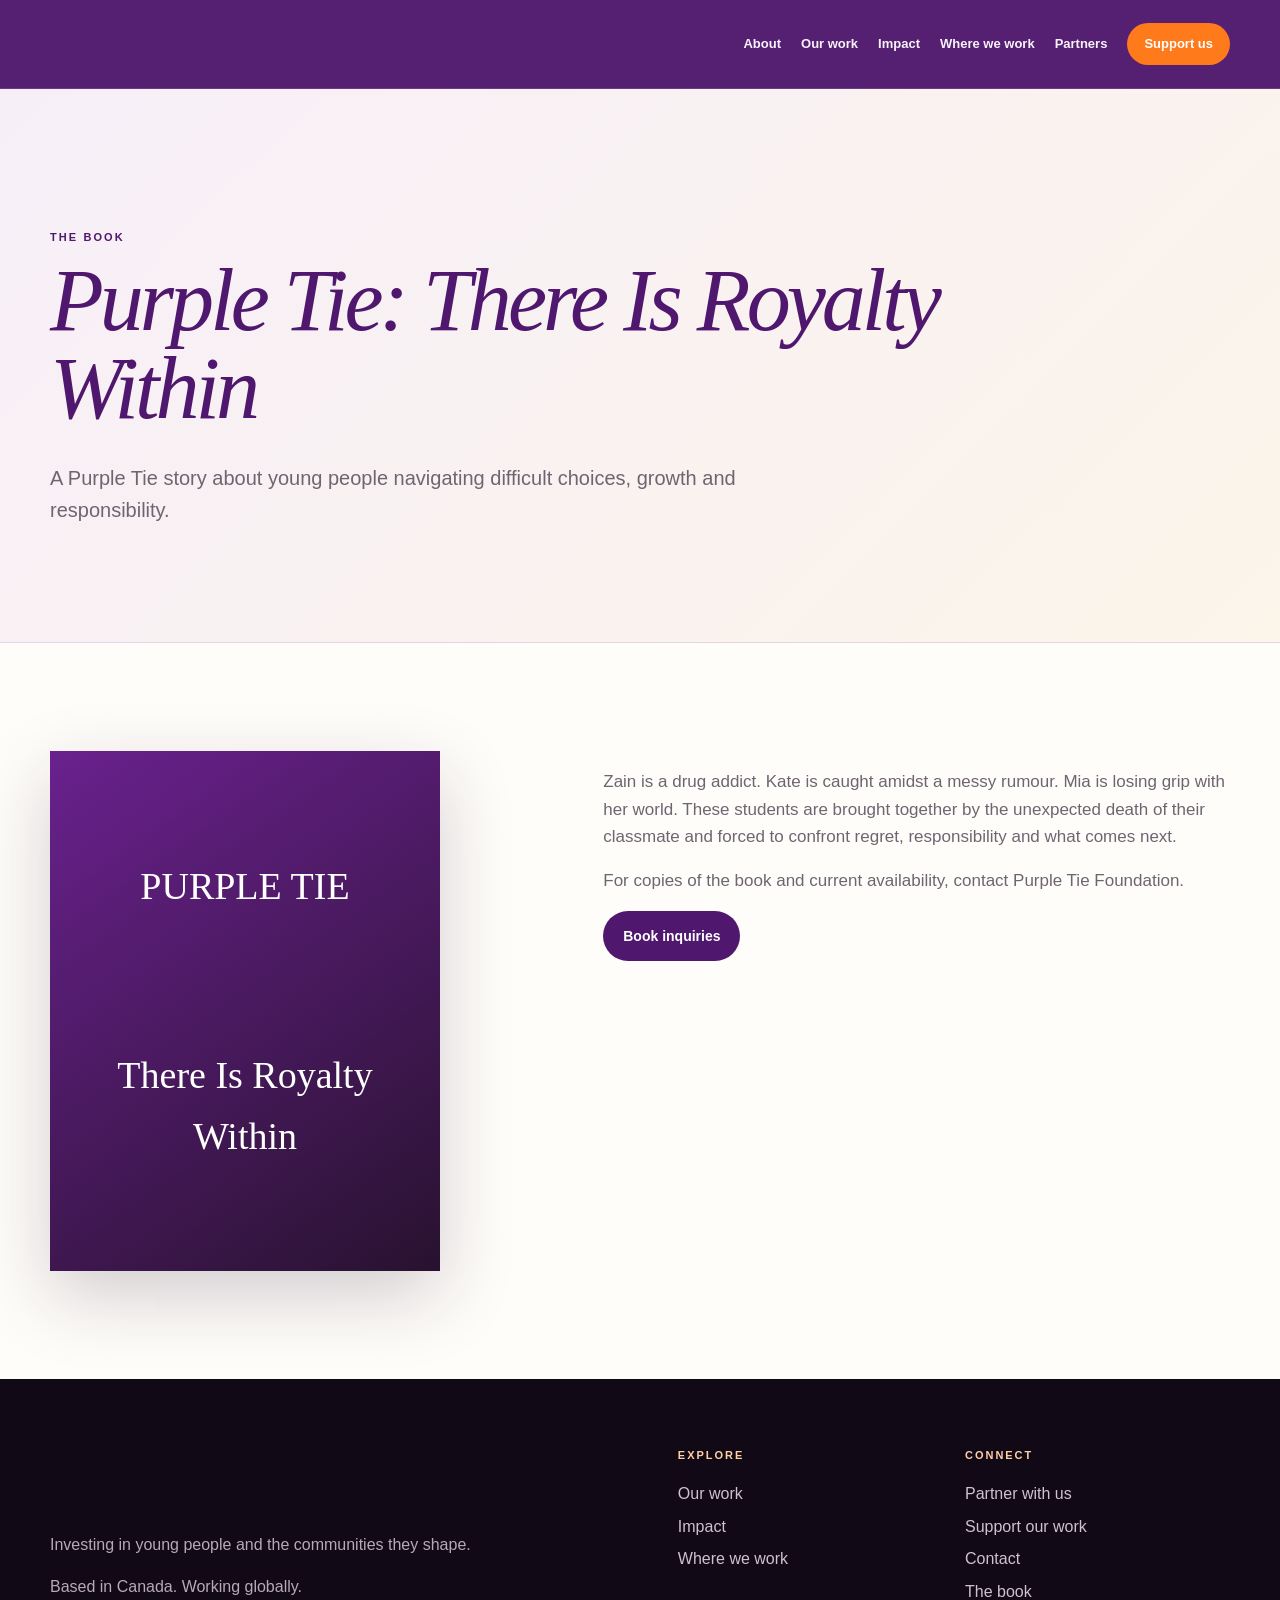
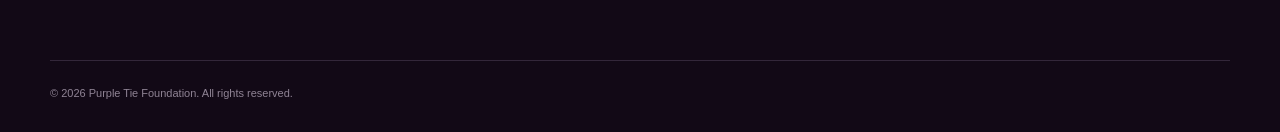
<file: book.html>
<!doctype html><html lang="en"><head>
<meta charset="utf-8"><meta name="viewport" content="width=device-width,initial-scale=1">
<title>The Book | Purple Tie Foundation</title>
<meta name="description" content="Learn about Purple Tie: There Is Royalty Within.">
<link rel="stylesheet" href="styles.css">
</head><body><header class="site-header">
  <div class="shell nav-shell">
    <a class="wordmark" href="index.html" aria-label="Purple Tie Foundation home">
      <span>Purple Tie Foundation</span>
    </a>
    <button class="menu-toggle" aria-expanded="false" aria-controls="site-nav">Menu</button>
    <nav id="site-nav" class="site-nav" aria-label="Primary navigation">
      <a href="about.html">About</a>
      <a href="programs.html">Our work</a>
      <a href="impact.html">Impact</a>
      <a href="where-we-work.html">Where we work</a>
      
      <a href="partners.html">Partners</a>
      <a class="nav-button" href="support.html">Support us</a>
    </nav>
  </div>
</header><main>
<section class="page-hero"><div class="shell"><p class="kicker purple">The book</p><h1><em>Purple Tie: There Is Royalty Within</em></h1><p class="page-lede">A Purple Tie story about young people navigating difficult choices, growth and responsibility.</p></div></section>
<section class="section"><div class="shell two-col"><div><div class="book-cover-placeholder">PURPLE TIE<br><span>There Is Royalty Within</span></div></div><div><p>Zain is a drug addict. Kate is caught amidst a messy rumour. Mia is losing grip with her world. These students are brought together by the unexpected death of their classmate and forced to confront regret, responsibility and what comes next.</p><p>For copies of the book and current availability, contact Purple Tie Foundation.</p><a class="button button-purple" href="contact.html">Book inquiries</a></div></div></section>
</main><footer class="site-footer">
  <div class="shell footer-grid">
    <div>
      <a class="footer-logo" href="index.html" aria-label="Purple Tie Foundation home"><span>Purple Tie Foundation</span></a>
      <p>Investing in young people and the communities they shape.</p>
      <p class="muted-light">Based in Canada. Working globally.</p>
    </div>
    <div>
      <h2>Explore</h2>
      <a href="programs.html">Our work</a><a href="impact.html">Impact</a><a href="where-we-work.html">Where we work</a>
    </div>
    <div>
      <h2>Connect</h2>
      <a href="partners.html">Partner with us</a><a href="support.html">Support our work</a><a href="contact.html">Contact</a><a href="book.html">The book</a>
    </div>
  </div>
  <div class="shell footer-bottom">© 2026 Purple Tie Foundation. All rights reserved.</div>
</footer><script src="script.js"></script></body></html>
</file>
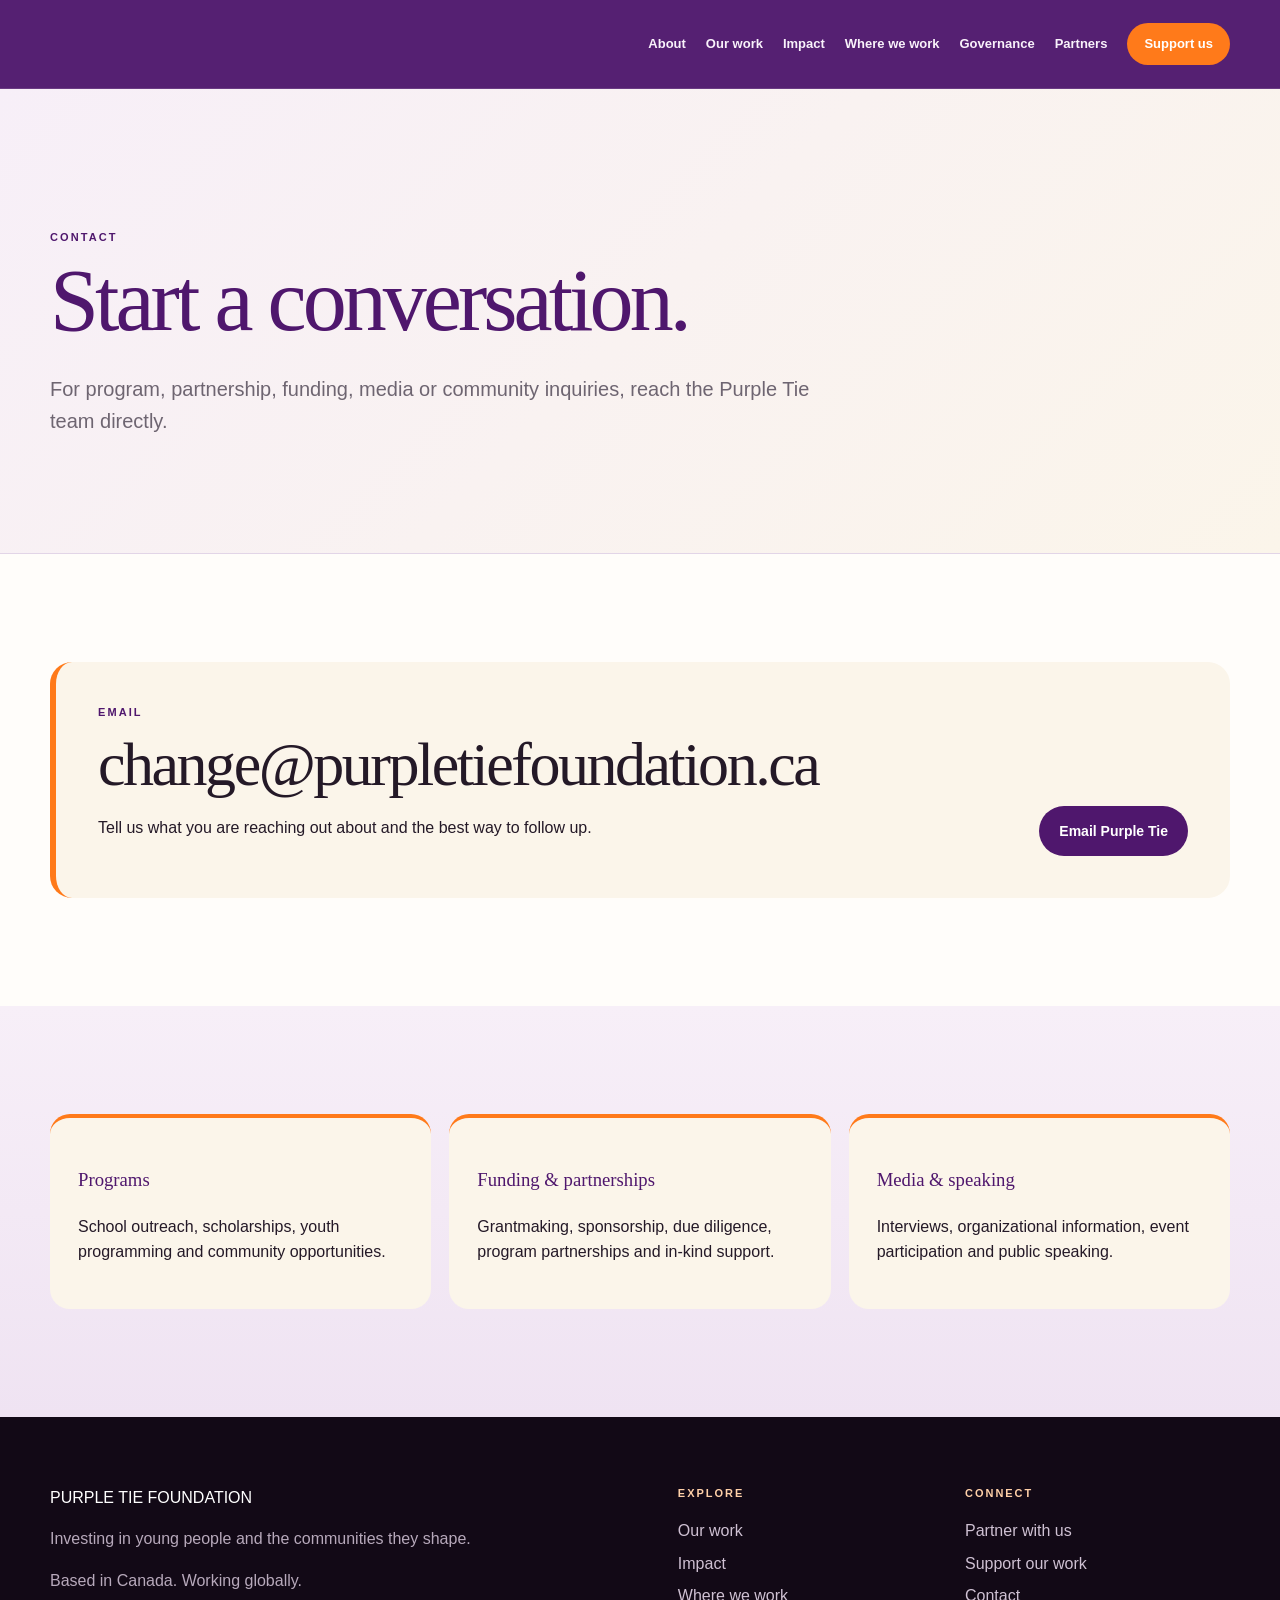
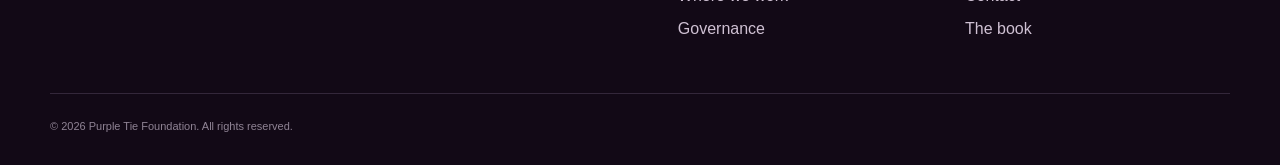
<file: contact.html>
<!doctype html><html lang="en"><head>
<meta charset="utf-8"><meta name="viewport" content="width=device-width,initial-scale=1">
<title>Contact | Purple Tie Foundation</title>
<meta name="description" content="Contact Purple Tie Foundation about programs, partnerships, funding, media or community opportunities.">
<link rel="stylesheet" href="styles.css">
</head><body><header class="site-header">
  <div class="shell nav-shell">
    <a class="wordmark" href="index.html" aria-label="Purple Tie Foundation home">
      <span class="wordmark-main">PURPLE TIE</span><span class="wordmark-sub">FOUNDATION</span>
    </a>
    <button class="menu-toggle" aria-expanded="false" aria-controls="site-nav">Menu</button>
    <nav id="site-nav" class="site-nav" aria-label="Primary navigation">
      <a href="about.html">About</a>
      <a href="programs.html">Our work</a>
      <a href="impact.html">Impact</a>
      <a href="where-we-work.html">Where we work</a>
      <a href="governance.html">Governance</a>
      <a href="partners.html">Partners</a>
      <a class="nav-button" href="support.html">Support us</a>
    </nav>
  </div>
</header><main>
<section class="page-hero"><div class="shell"><p class="kicker purple">Contact</p><h1>Start a conversation.</h1><p class="page-lede">For program, partnership, funding, media or community inquiries, reach the Purple Tie team directly.</p></div></section>
<section class="section"><div class="shell contact-card"><div><p class="kicker purple">Email</p><h2>change@purpletiefoundation.ca</h2><p>Tell us what you are reaching out about and the best way to follow up.</p></div><a class="button button-purple" href="mailto:change@purpletiefoundation.ca">Email Purple Tie</a></div></section>
<section class="section soft-section"><div class="shell"><div class="contact-topics"><article><h3>Programs</h3><p>School outreach, scholarships, youth programming and community opportunities.</p></article><article><h3>Funding & partnerships</h3><p>Grantmaking, sponsorship, due diligence, program partnerships and in-kind support.</p></article><article><h3>Media & speaking</h3><p>Interviews, organizational information, event participation and public speaking.</p></article></div></div></section>
</main><footer class="site-footer">
  <div class="shell footer-grid">
    <div>
      <div class="footer-wordmark">PURPLE TIE FOUNDATION</div>
      <p>Investing in young people and the communities they shape.</p>
      <p class="muted-light">Based in Canada. Working globally.</p>
    </div>
    <div>
      <h2>Explore</h2>
      <a href="programs.html">Our work</a><a href="impact.html">Impact</a><a href="where-we-work.html">Where we work</a><a href="governance.html">Governance</a>
    </div>
    <div>
      <h2>Connect</h2>
      <a href="partners.html">Partner with us</a><a href="support.html">Support our work</a><a href="contact.html">Contact</a><a href="book.html">The book</a>
    </div>
  </div>
  <div class="shell footer-bottom">© 2026 Purple Tie Foundation. All rights reserved.</div>
</footer><script src="script.js"></script></body></html>
</file>
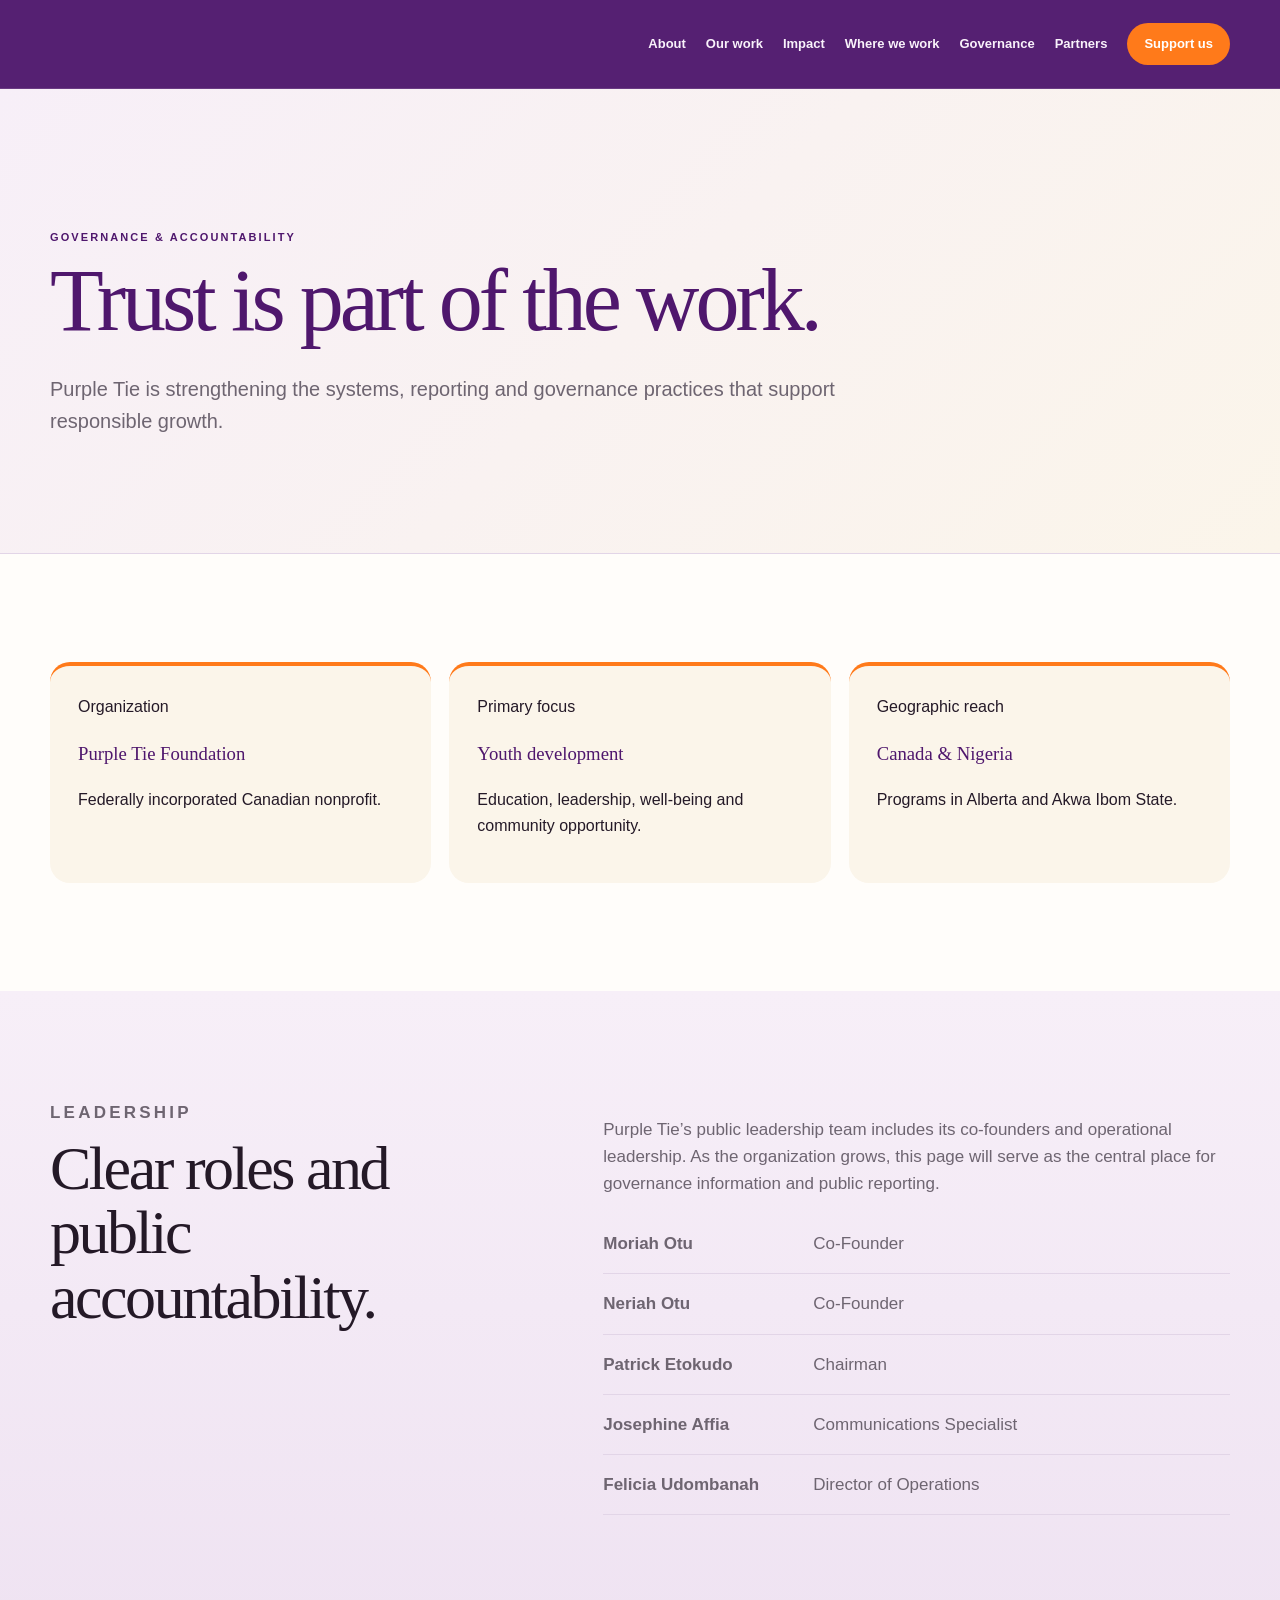
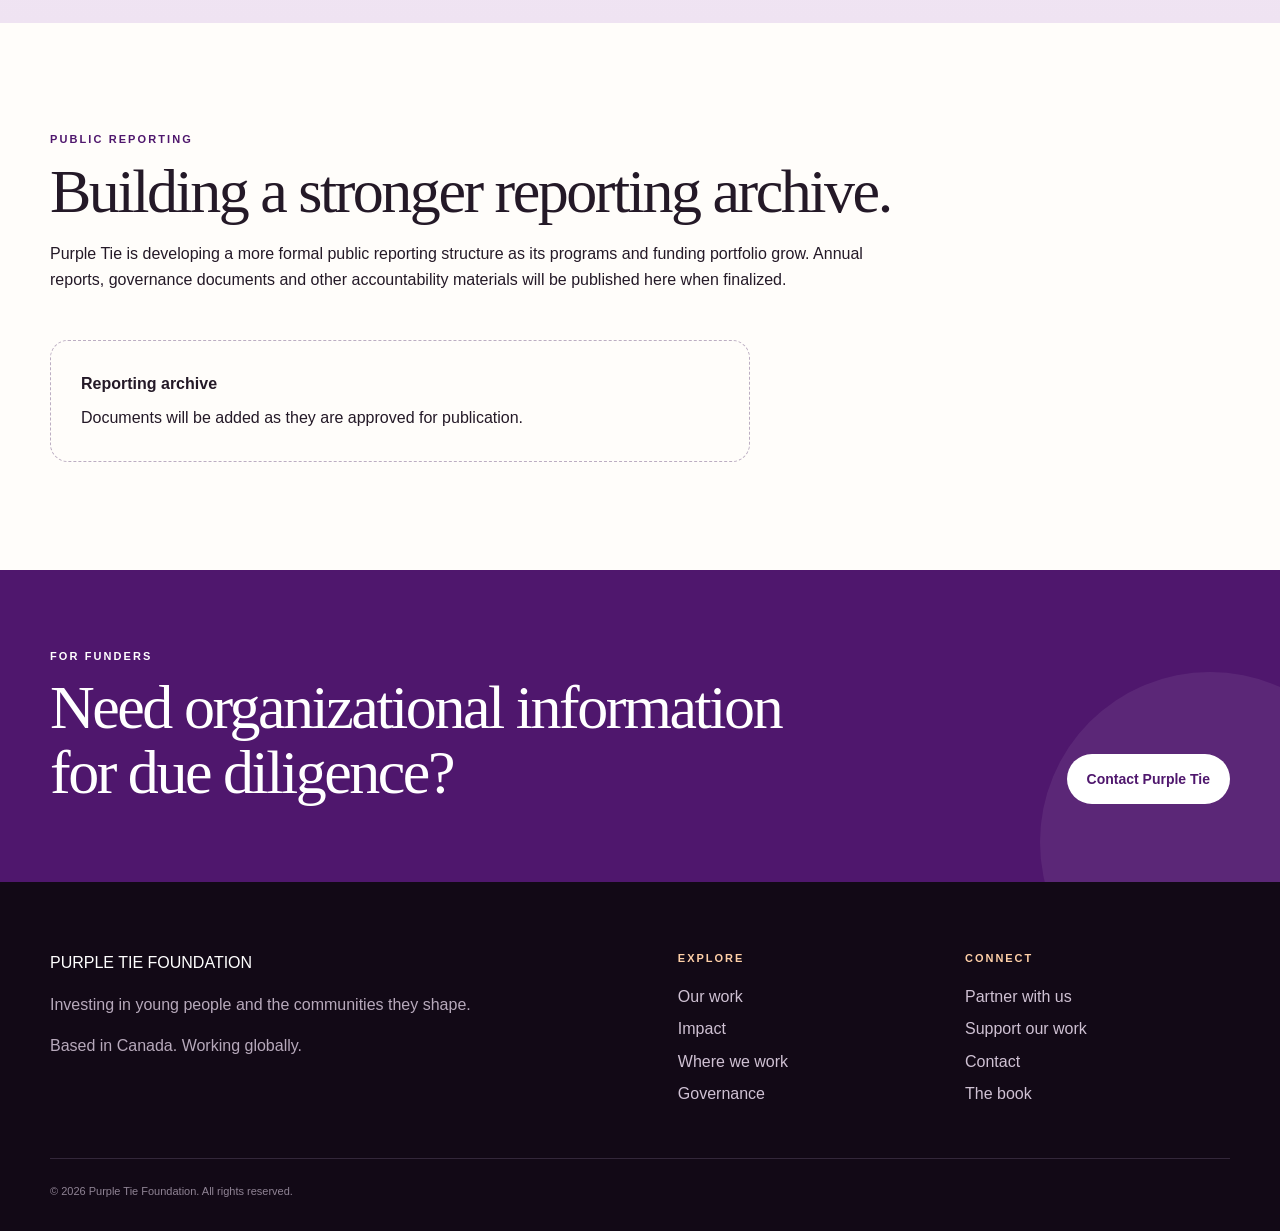
<file: governance.html>
<!doctype html><html lang="en"><head>
<meta charset="utf-8"><meta name="viewport" content="width=device-width,initial-scale=1">
<title>Governance & Accountability | Purple Tie Foundation</title>
<meta name="description" content="Learn about Purple Tie Foundation governance, organizational status, leadership and public accountability.">
<link rel="stylesheet" href="styles.css">
</head><body><header class="site-header">
  <div class="shell nav-shell">
    <a class="wordmark" href="index.html" aria-label="Purple Tie Foundation home">
      <span class="wordmark-main">PURPLE TIE</span><span class="wordmark-sub">FOUNDATION</span>
    </a>
    <button class="menu-toggle" aria-expanded="false" aria-controls="site-nav">Menu</button>
    <nav id="site-nav" class="site-nav" aria-label="Primary navigation">
      <a href="about.html">About</a>
      <a href="programs.html">Our work</a>
      <a href="impact.html">Impact</a>
      <a href="where-we-work.html">Where we work</a>
      <a href="governance.html">Governance</a>
      <a href="partners.html">Partners</a>
      <a class="nav-button" href="support.html">Support us</a>
    </nav>
  </div>
</header><main>
<section class="page-hero"><div class="shell"><p class="kicker purple">Governance & accountability</p><h1>Trust is part of the work.</h1><p class="page-lede">Purple Tie is strengthening the systems, reporting and governance practices that support responsible growth.</p></div></section>
<section class="section"><div class="shell fact-grid"><article><span>Organization</span><h3>Purple Tie Foundation</h3><p>Federally incorporated Canadian nonprofit.</p></article><article><span>Primary focus</span><h3>Youth development</h3><p>Education, leadership, well-being and community opportunity.</p></article><article><span>Geographic reach</span><h3>Canada & Nigeria</h3><p>Programs in Alberta and Akwa Ibom State.</p></article></div></section>
<section class="section soft-section"><div class="shell two-col"><div><p class="kicker purple">Leadership</p><h2>Clear roles and public accountability.</h2></div><div><p>Purple Tie’s public leadership team includes its co-founders and operational leadership. As the organization grows, this page will serve as the central place for governance information and public reporting.</p><div class="people-list"><p><strong>Moriah Otu</strong><span>Co-Founder</span></p><p><strong>Neriah Otu</strong><span>Co-Founder</span></p><p><strong>Patrick Etokudo</strong><span>Chairman</span></p><p><strong>Josephine Affia</strong><span>Communications Specialist</span></p><p><strong>Felicia Udombanah</strong><span>Director of Operations</span></p></div></div></div></section>
<section class="section"><div class="shell"><div class="section-heading"><p class="kicker purple">Public reporting</p><h2>Building a stronger reporting archive.</h2><p>Purple Tie is developing a more formal public reporting structure as its programs and funding portfolio grow. Annual reports, governance documents and other accountability materials will be published here when finalized.</p></div><div class="report-placeholder"><strong>Reporting archive</strong><span>Documents will be added as they are approved for publication.</span></div></div></section>
<section class="cta-section"><div class="shell cta-inner"><div><p class="kicker light">For funders</p><h2>Need organizational information for due diligence?</h2></div><a class="button button-light" href="contact.html">Contact Purple Tie</a></div></section>
</main><footer class="site-footer">
  <div class="shell footer-grid">
    <div>
      <div class="footer-wordmark">PURPLE TIE FOUNDATION</div>
      <p>Investing in young people and the communities they shape.</p>
      <p class="muted-light">Based in Canada. Working globally.</p>
    </div>
    <div>
      <h2>Explore</h2>
      <a href="programs.html">Our work</a><a href="impact.html">Impact</a><a href="where-we-work.html">Where we work</a><a href="governance.html">Governance</a>
    </div>
    <div>
      <h2>Connect</h2>
      <a href="partners.html">Partner with us</a><a href="support.html">Support our work</a><a href="contact.html">Contact</a><a href="book.html">The book</a>
    </div>
  </div>
  <div class="shell footer-bottom">© 2026 Purple Tie Foundation. All rights reserved.</div>
</footer><script src="script.js"></script></body></html>
</file>
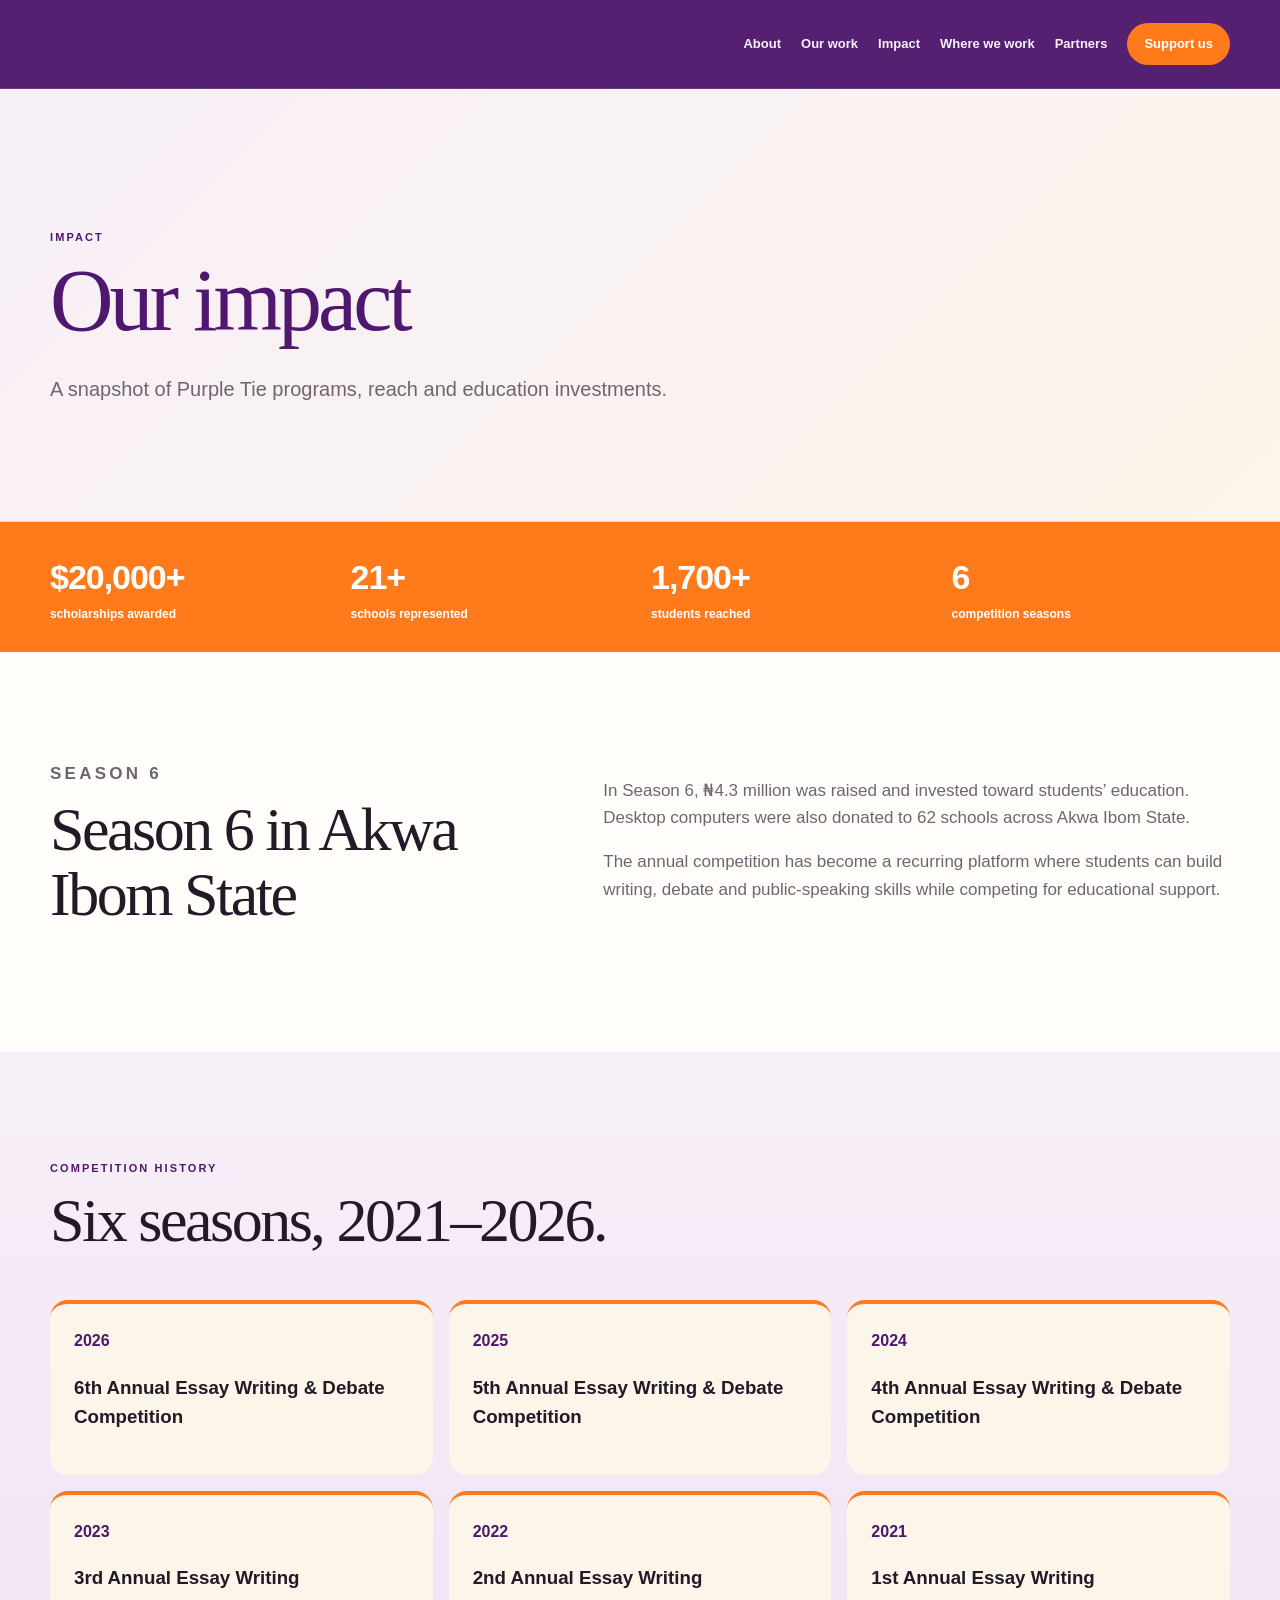
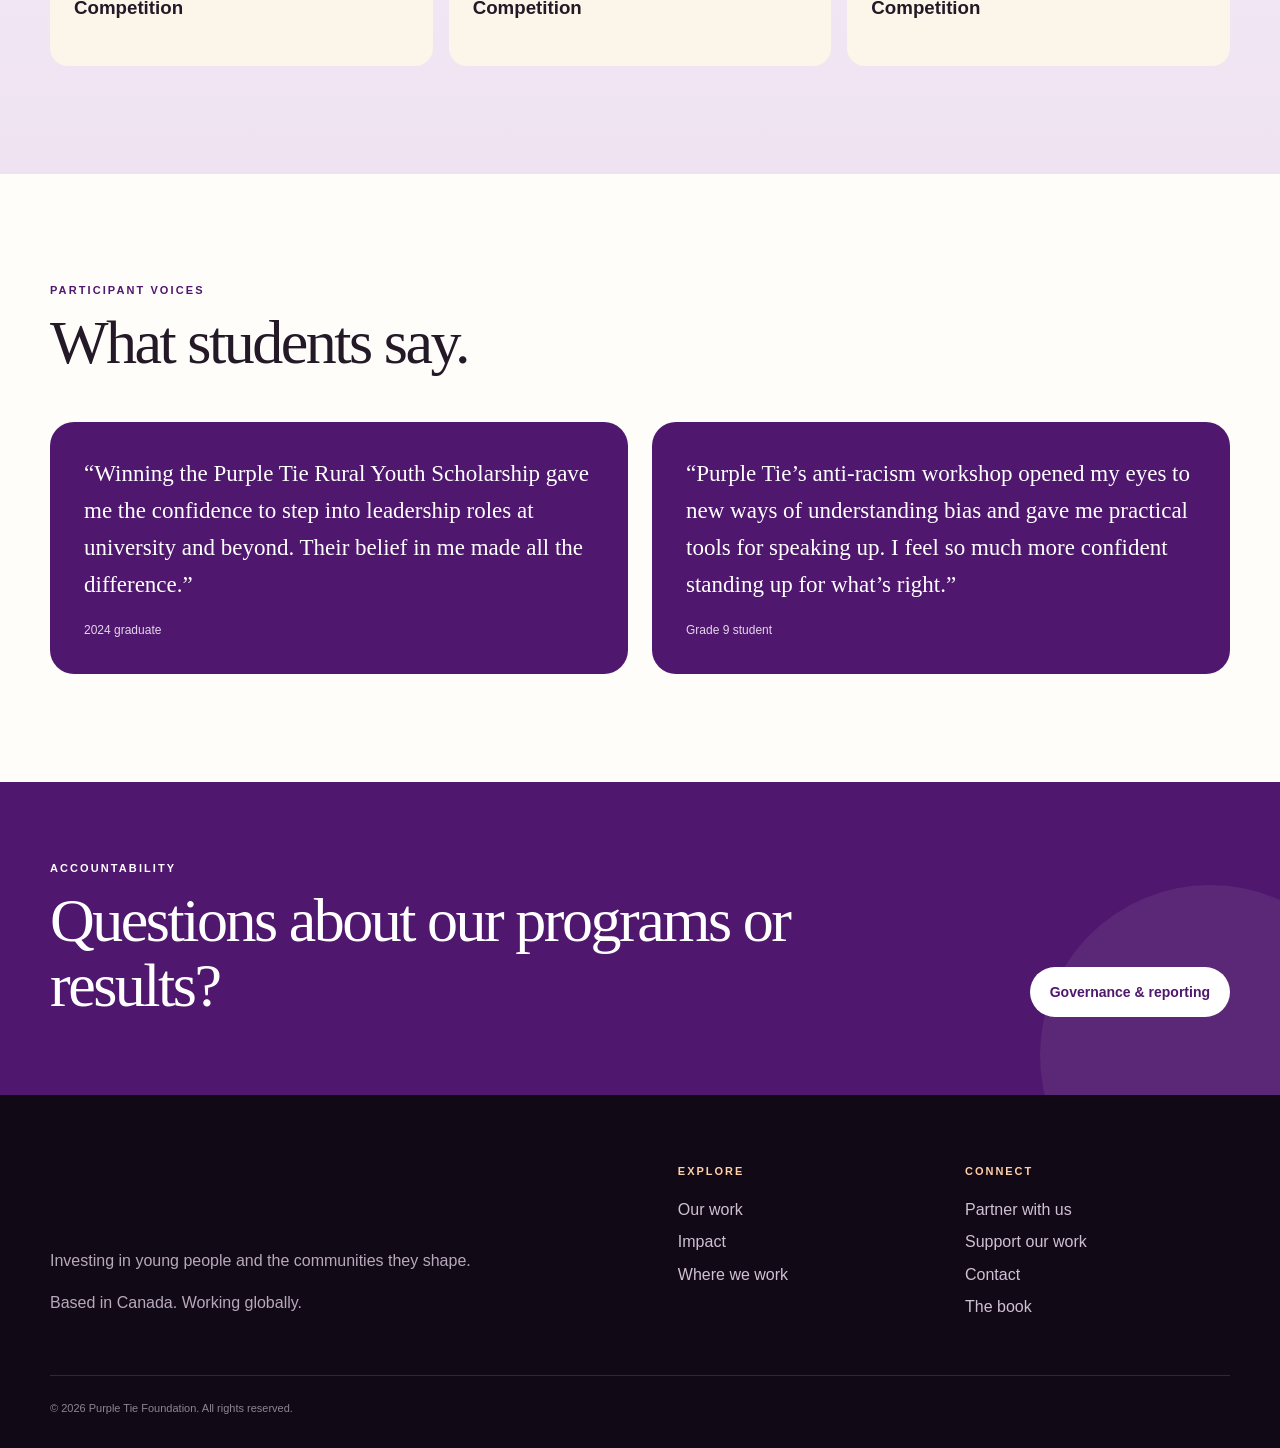
<file: impact.html>
<!doctype html><html lang="en"><head>
<meta charset="utf-8"><meta name="viewport" content="width=device-width,initial-scale=1">
<title>Impact | Purple Tie Foundation</title>
<meta name="description" content="See Purple Tie Foundation impact, program reach, student competitions and education investments.">
<link rel="stylesheet" href="styles.css">
</head><body><header class="site-header">
  <div class="shell nav-shell">
    <a class="wordmark" href="index.html" aria-label="Purple Tie Foundation home">
      <span>Purple Tie Foundation</span>
    </a>
    <button class="menu-toggle" aria-expanded="false" aria-controls="site-nav">Menu</button>
    <nav id="site-nav" class="site-nav" aria-label="Primary navigation">
      <a href="about.html">About</a>
      <a href="programs.html">Our work</a>
      <a href="impact.html">Impact</a>
      <a href="where-we-work.html">Where we work</a>
      
      <a href="partners.html">Partners</a>
      <a class="nav-button" href="support.html">Support us</a>
    </nav>
  </div>
</header><main>
<section class="page-hero impact-hero"><div class="shell"><p class="kicker purple">Impact</p><h1>Our impact</h1><p class="page-lede">A snapshot of Purple Tie programs, reach and education investments.</p></div></section>
<section class="proof-band"><div class="shell proof-grid"><div><strong>$20,000+</strong><span>scholarships awarded</span></div><div><strong>21+</strong><span>schools represented</span></div><div><strong>1,700+</strong><span>students reached</span></div><div><strong>6</strong><span>competition seasons</span></div></div></section>
<section class="section"><div class="shell two-col"><div><p class="kicker purple">Season 6</p><h2>Season 6 in Akwa Ibom State</h2></div><div><p>In Season 6, ₦4.3 million was raised and invested toward students’ education. Desktop computers were also donated to 62 schools across Akwa Ibom State.</p><p>The annual competition has become a recurring platform where students can build writing, debate and public-speaking skills while competing for educational support.</p></div></div></section>
<section class="section soft-section"><div class="shell"><div class="section-heading"><p class="kicker purple">Competition history</p><h2>Six seasons, 2021–2026.</h2></div><div class="history-grid"><article><span>2026</span><h3>6th Annual Essay Writing & Debate Competition</h3></article><article><span>2025</span><h3>5th Annual Essay Writing & Debate Competition</h3></article><article><span>2024</span><h3>4th Annual Essay Writing & Debate Competition</h3></article><article><span>2023</span><h3>3rd Annual Essay Writing Competition</h3></article><article><span>2022</span><h3>2nd Annual Essay Writing Competition</h3></article><article><span>2021</span><h3>1st Annual Essay Writing Competition</h3></article></div></div></section>
<section class="section"><div class="shell"><div class="section-heading"><p class="kicker purple">Participant voices</p><h2>What students say.</h2></div><div class="quote-grid"><blockquote>“Winning the Purple Tie Rural Youth Scholarship gave me the confidence to step into leadership roles at university and beyond. Their belief in me made all the difference.”<cite>2024 graduate</cite></blockquote><blockquote>“Purple Tie’s anti-racism workshop opened my eyes to new ways of understanding bias and gave me practical tools for speaking up. I feel so much more confident standing up for what’s right.”<cite>Grade 9 student</cite></blockquote></div></div></section>
<section class="cta-section"><div class="shell cta-inner"><div><p class="kicker light">Accountability</p><h2>Questions about our programs or results?</h2></div><a class="button button-light" href="governance.html">Governance & reporting</a></div></section>
</main><footer class="site-footer">
  <div class="shell footer-grid">
    <div>
      <a class="footer-logo" href="index.html" aria-label="Purple Tie Foundation home"><span>Purple Tie Foundation</span></a>
      <p>Investing in young people and the communities they shape.</p>
      <p class="muted-light">Based in Canada. Working globally.</p>
    </div>
    <div>
      <h2>Explore</h2>
      <a href="programs.html">Our work</a><a href="impact.html">Impact</a><a href="where-we-work.html">Where we work</a>
    </div>
    <div>
      <h2>Connect</h2>
      <a href="partners.html">Partner with us</a><a href="support.html">Support our work</a><a href="contact.html">Contact</a><a href="book.html">The book</a>
    </div>
  </div>
  <div class="shell footer-bottom">© 2026 Purple Tie Foundation. All rights reserved.</div>
</footer><script src="script.js"></script></body></html>
</file>
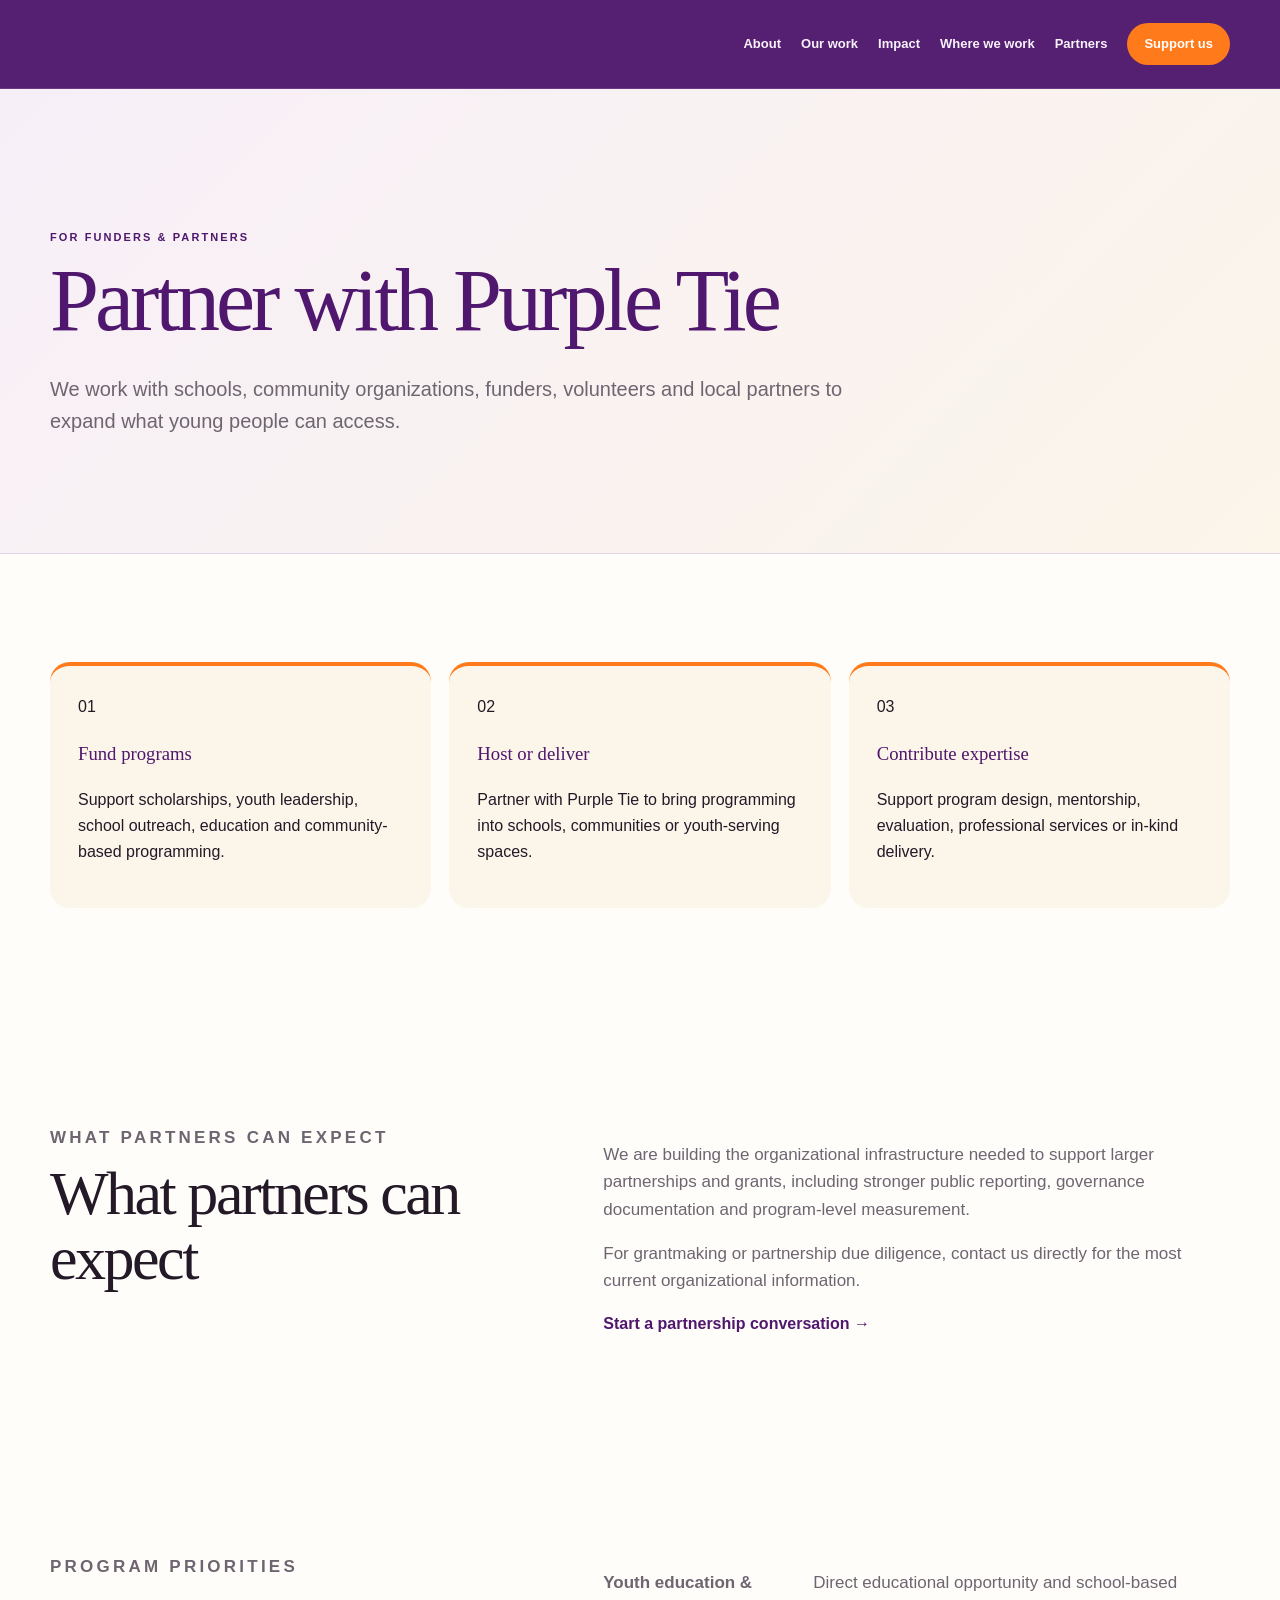
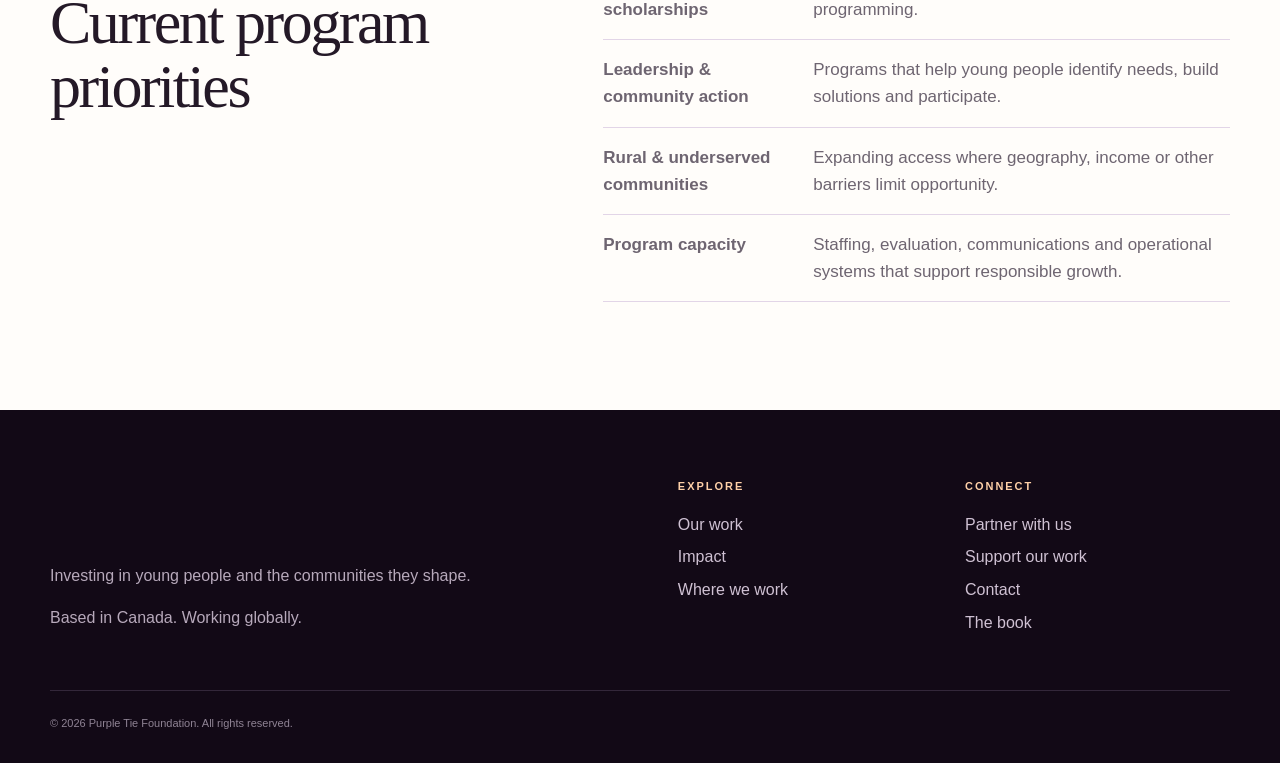
<file: partners.html>
<!doctype html><html lang="en"><head>
<meta charset="utf-8"><meta name="viewport" content="width=device-width,initial-scale=1">
<title>Partners & Funders | Purple Tie Foundation</title>
<meta name="description" content="Partner with Purple Tie Foundation on youth education, leadership and community programming.">
<link rel="stylesheet" href="styles.css">
</head><body><header class="site-header">
  <div class="shell nav-shell">
    <a class="wordmark" href="index.html" aria-label="Purple Tie Foundation home">
      <span>Purple Tie Foundation</span>
    </a>
    <button class="menu-toggle" aria-expanded="false" aria-controls="site-nav">Menu</button>
    <nav id="site-nav" class="site-nav" aria-label="Primary navigation">
      <a href="about.html">About</a>
      <a href="programs.html">Our work</a>
      <a href="impact.html">Impact</a>
      <a href="where-we-work.html">Where we work</a>
      
      <a href="partners.html">Partners</a>
      <a class="nav-button" href="support.html">Support us</a>
    </nav>
  </div>
</header><main>
<section class="page-hero"><div class="shell"><p class="kicker purple">For funders & partners</p><h1>Partner with Purple Tie</h1><p class="page-lede">We work with schools, community organizations, funders, volunteers and local partners to expand what young people can access.</p></div></section>
<section class="section"><div class="shell partner-grid"><article><span>01</span><h3>Fund programs</h3><p>Support scholarships, youth leadership, school outreach, education and community-based programming.</p></article><article><span>02</span><h3>Host or deliver</h3><p>Partner with Purple Tie to bring programming into schools, communities or youth-serving spaces.</p></article><article><span>03</span><h3>Contribute expertise</h3><p>Support program design, mentorship, evaluation, professional services or in-kind delivery.</p></article></div></section>
<section class="section dark-section"><div class="shell two-col"><div><p class="kicker lilac">What partners can expect</p><h2>What partners can expect</h2></div><div><p>We are building the organizational infrastructure needed to support larger partnerships and grants, including stronger public reporting, governance documentation and program-level measurement.</p><p>For grantmaking or partnership due diligence, contact us directly for the most current organizational information.</p><a class="text-link light-link" href="contact.html">Start a partnership conversation →</a></div></div></section>
<section class="section"><div class="shell two-col"><div><p class="kicker purple">Program priorities</p><h2>Current program priorities</h2></div><div class="priority-list"><p><strong>Youth education & scholarships</strong><span>Direct educational opportunity and school-based programming.</span></p><p><strong>Leadership & community action</strong><span>Programs that help young people identify needs, build solutions and participate.</span></p><p><strong>Rural & underserved communities</strong><span>Expanding access where geography, income or other barriers limit opportunity.</span></p><p><strong>Program capacity</strong><span>Staffing, evaluation, communications and operational systems that support responsible growth.</span></p></div></div></section>
</main><footer class="site-footer">
  <div class="shell footer-grid">
    <div>
      <a class="footer-logo" href="index.html" aria-label="Purple Tie Foundation home"><span>Purple Tie Foundation</span></a>
      <p>Investing in young people and the communities they shape.</p>
      <p class="muted-light">Based in Canada. Working globally.</p>
    </div>
    <div>
      <h2>Explore</h2>
      <a href="programs.html">Our work</a><a href="impact.html">Impact</a><a href="where-we-work.html">Where we work</a>
    </div>
    <div>
      <h2>Connect</h2>
      <a href="partners.html">Partner with us</a><a href="support.html">Support our work</a><a href="contact.html">Contact</a><a href="book.html">The book</a>
    </div>
  </div>
  <div class="shell footer-bottom">© 2026 Purple Tie Foundation. All rights reserved.</div>
</footer><script src="script.js"></script></body></html>
</file>
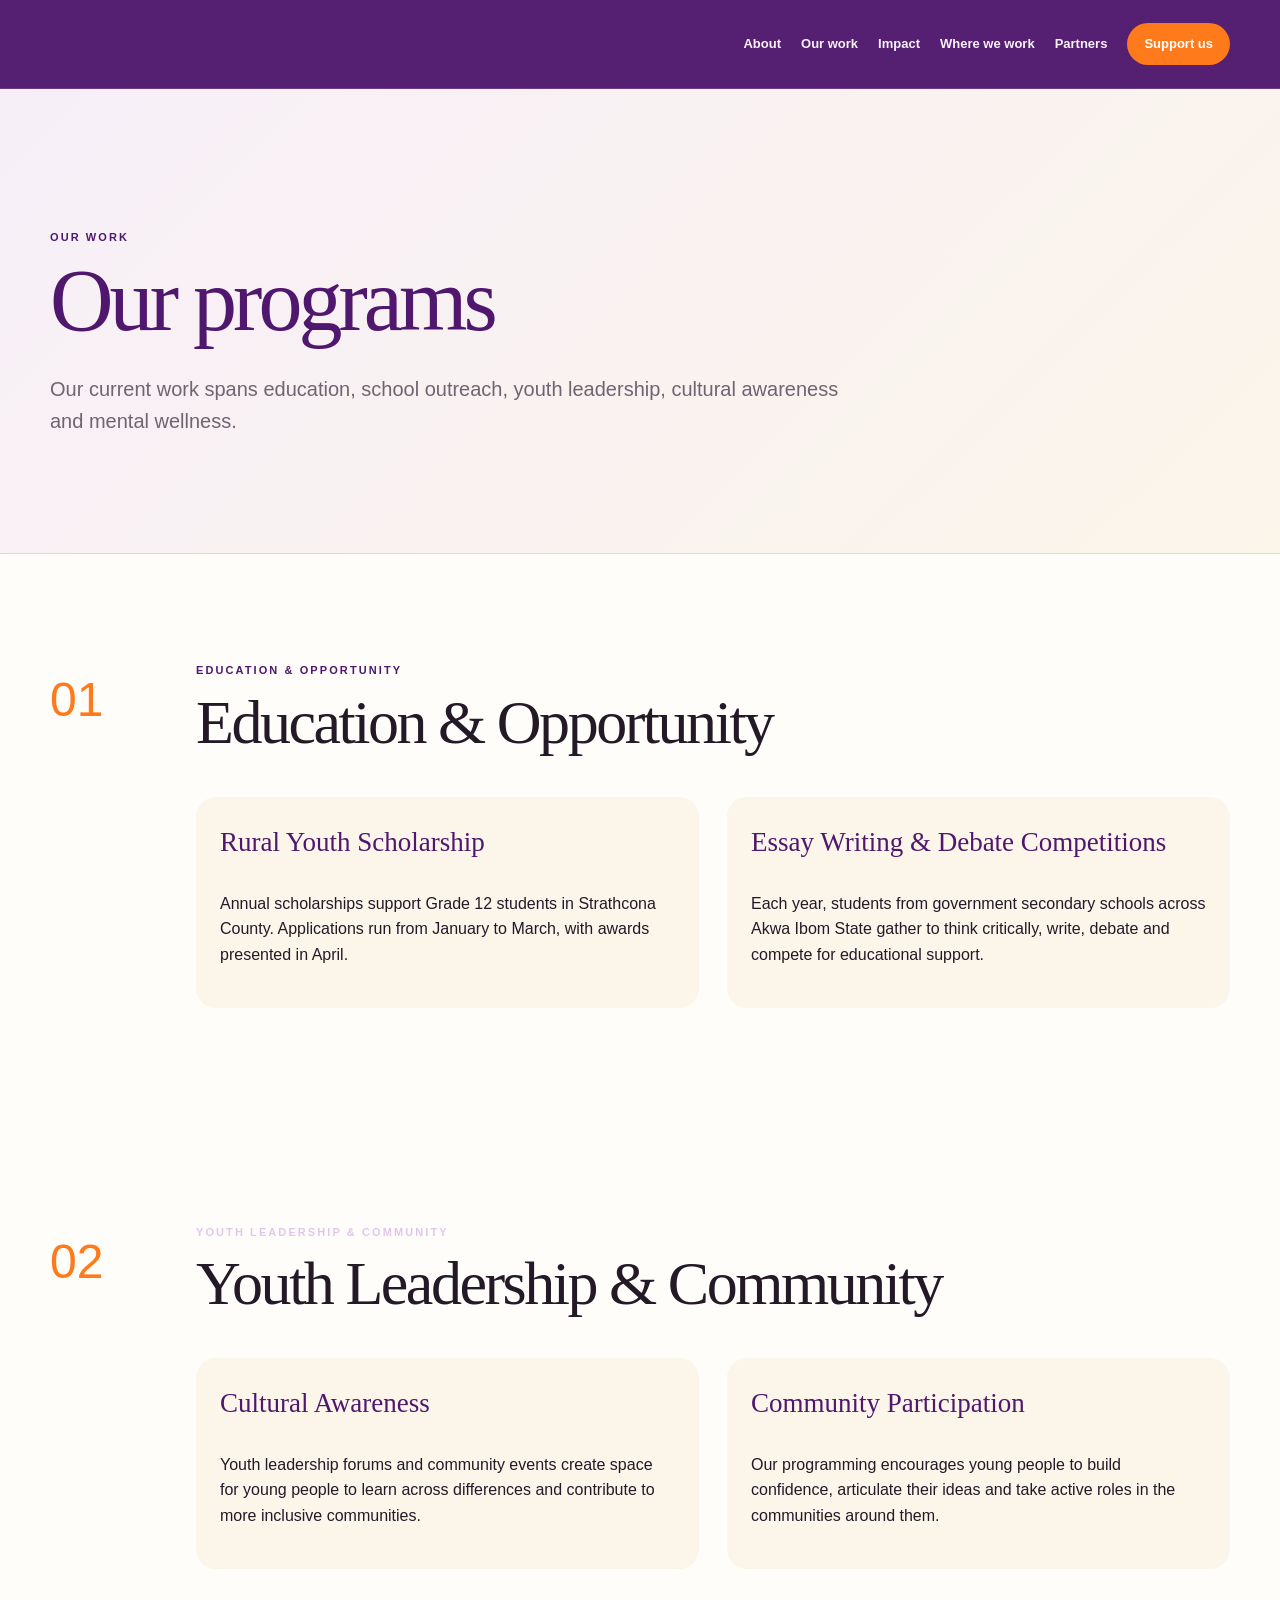
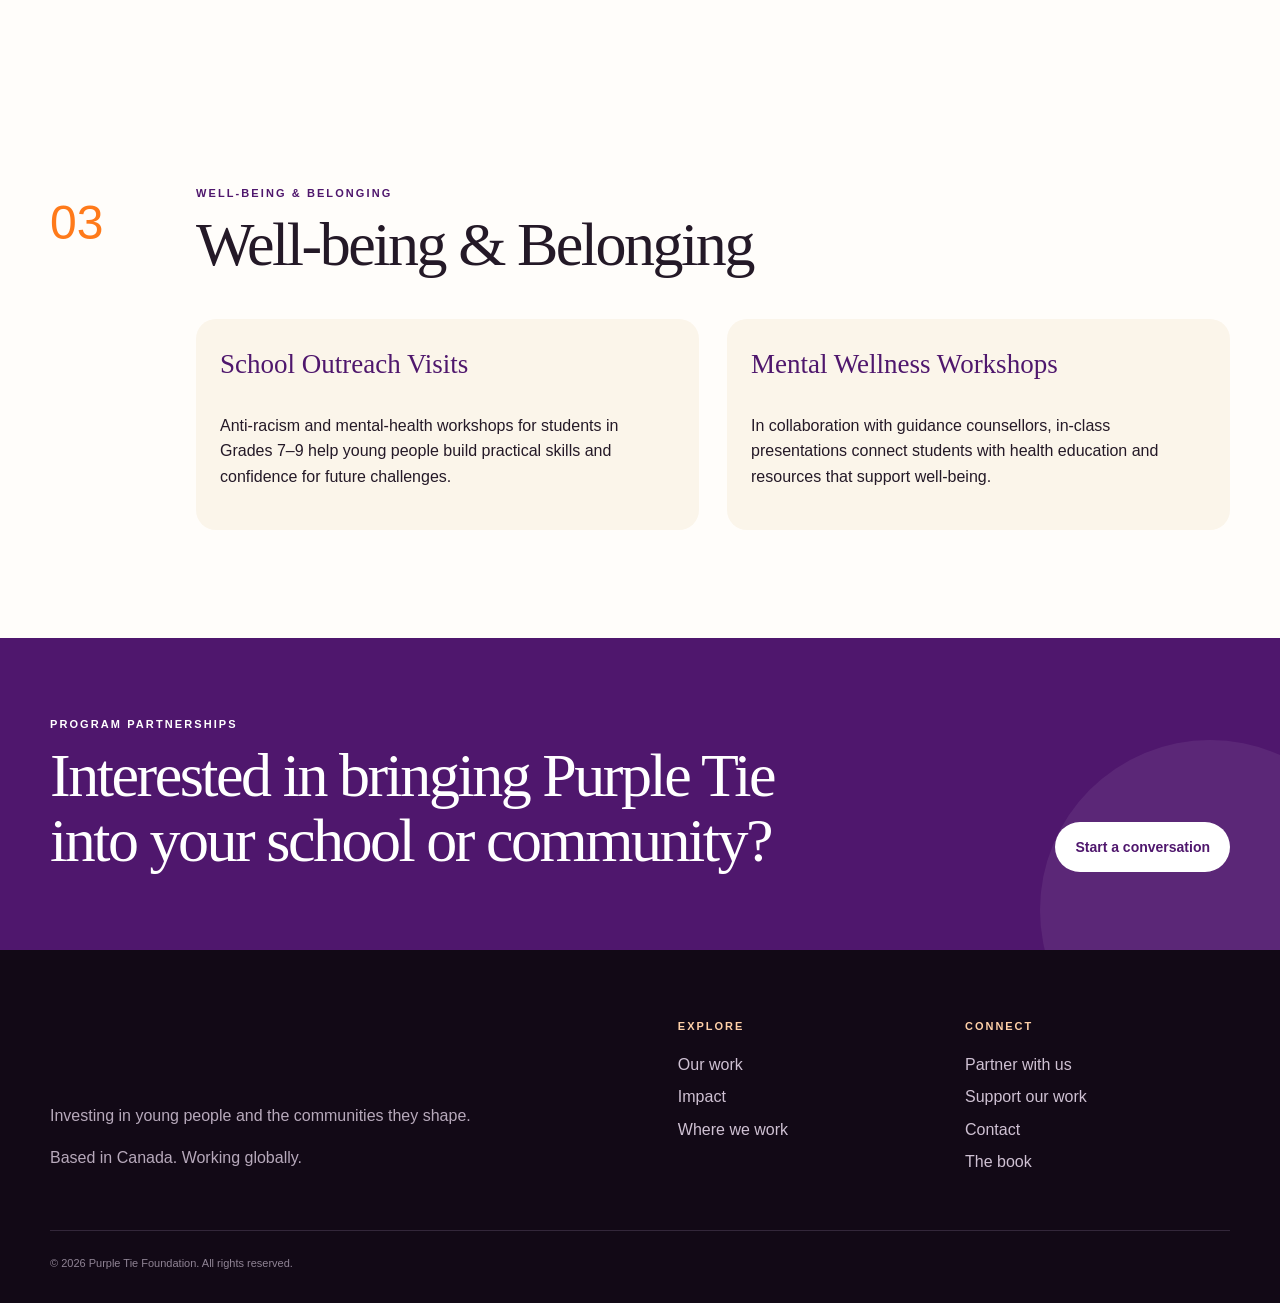
<file: programs.html>
<!doctype html><html lang="en"><head>
<meta charset="utf-8"><meta name="viewport" content="width=device-width,initial-scale=1">
<title>Our Work | Purple Tie Foundation</title>
<meta name="description" content="Explore Purple Tie Foundation programs in education, youth leadership, mental wellness, anti-racism and community opportunity.">
<link rel="stylesheet" href="styles.css">
</head><body><header class="site-header">
  <div class="shell nav-shell">
    <a class="wordmark" href="index.html" aria-label="Purple Tie Foundation home">
      <span>Purple Tie Foundation</span>
    </a>
    <button class="menu-toggle" aria-expanded="false" aria-controls="site-nav">Menu</button>
    <nav id="site-nav" class="site-nav" aria-label="Primary navigation">
      <a href="about.html">About</a>
      <a href="programs.html">Our work</a>
      <a href="impact.html">Impact</a>
      <a href="where-we-work.html">Where we work</a>
      
      <a href="partners.html">Partners</a>
      <a class="nav-button" href="support.html">Support us</a>
    </nav>
  </div>
</header><main>
<section class="page-hero"><div class="shell"><p class="kicker purple">Our work</p><h1>Our programs</h1><p class="page-lede">Our current work spans education, school outreach, youth leadership, cultural awareness and mental wellness.</p></div></section>
<section id="education" class="section"><div class="shell program-detail"><div class="program-number">01</div><div><p class="kicker purple">Education & Opportunity</p><h2>Education & Opportunity</h2><div class="detail-grid"><article><h3>Rural Youth Scholarship</h3><p>Annual scholarships support Grade 12 students in Strathcona County. Applications run from January to March, with awards presented in April.</p></article><article><h3>Essay Writing & Debate Competitions</h3><p>Each year, students from government secondary schools across Akwa Ibom State gather to think critically, write, debate and compete for educational support.</p></article></div></div></div></section>
<section id="leadership" class="section dark-section"><div class="shell program-detail"><div class="program-number lilac-text">02</div><div><p class="kicker lilac">Youth Leadership & Community</p><h2>Youth Leadership & Community</h2><div class="detail-grid"><article><h3>Cultural Awareness</h3><p>Youth leadership forums and community events create space for young people to learn across differences and contribute to more inclusive communities.</p></article><article><h3>Community Participation</h3><p>Our programming encourages young people to build confidence, articulate their ideas and take active roles in the communities around them.</p></article></div></div></div></section>
<section id="wellbeing" class="section"><div class="shell program-detail"><div class="program-number">03</div><div><p class="kicker purple">Well-being & Belonging</p><h2>Well-being & Belonging</h2><div class="detail-grid"><article><h3>School Outreach Visits</h3><p>Anti-racism and mental-health workshops for students in Grades 7–9 help young people build practical skills and confidence for future challenges.</p></article><article><h3>Mental Wellness Workshops</h3><p>In collaboration with guidance counsellors, in-class presentations connect students with health education and resources that support well-being.</p></article></div></div></div></section>
<section class="cta-section"><div class="shell cta-inner"><div><p class="kicker light">Program partnerships</p><h2>Interested in bringing Purple Tie into your school or community?</h2></div><a class="button button-light" href="contact.html">Start a conversation</a></div></section>
</main><footer class="site-footer">
  <div class="shell footer-grid">
    <div>
      <a class="footer-logo" href="index.html" aria-label="Purple Tie Foundation home"><span>Purple Tie Foundation</span></a>
      <p>Investing in young people and the communities they shape.</p>
      <p class="muted-light">Based in Canada. Working globally.</p>
    </div>
    <div>
      <h2>Explore</h2>
      <a href="programs.html">Our work</a><a href="impact.html">Impact</a><a href="where-we-work.html">Where we work</a>
    </div>
    <div>
      <h2>Connect</h2>
      <a href="partners.html">Partner with us</a><a href="support.html">Support our work</a><a href="contact.html">Contact</a><a href="book.html">The book</a>
    </div>
  </div>
  <div class="shell footer-bottom">© 2026 Purple Tie Foundation. All rights reserved.</div>
</footer><script src="script.js"></script></body></html>
</file>
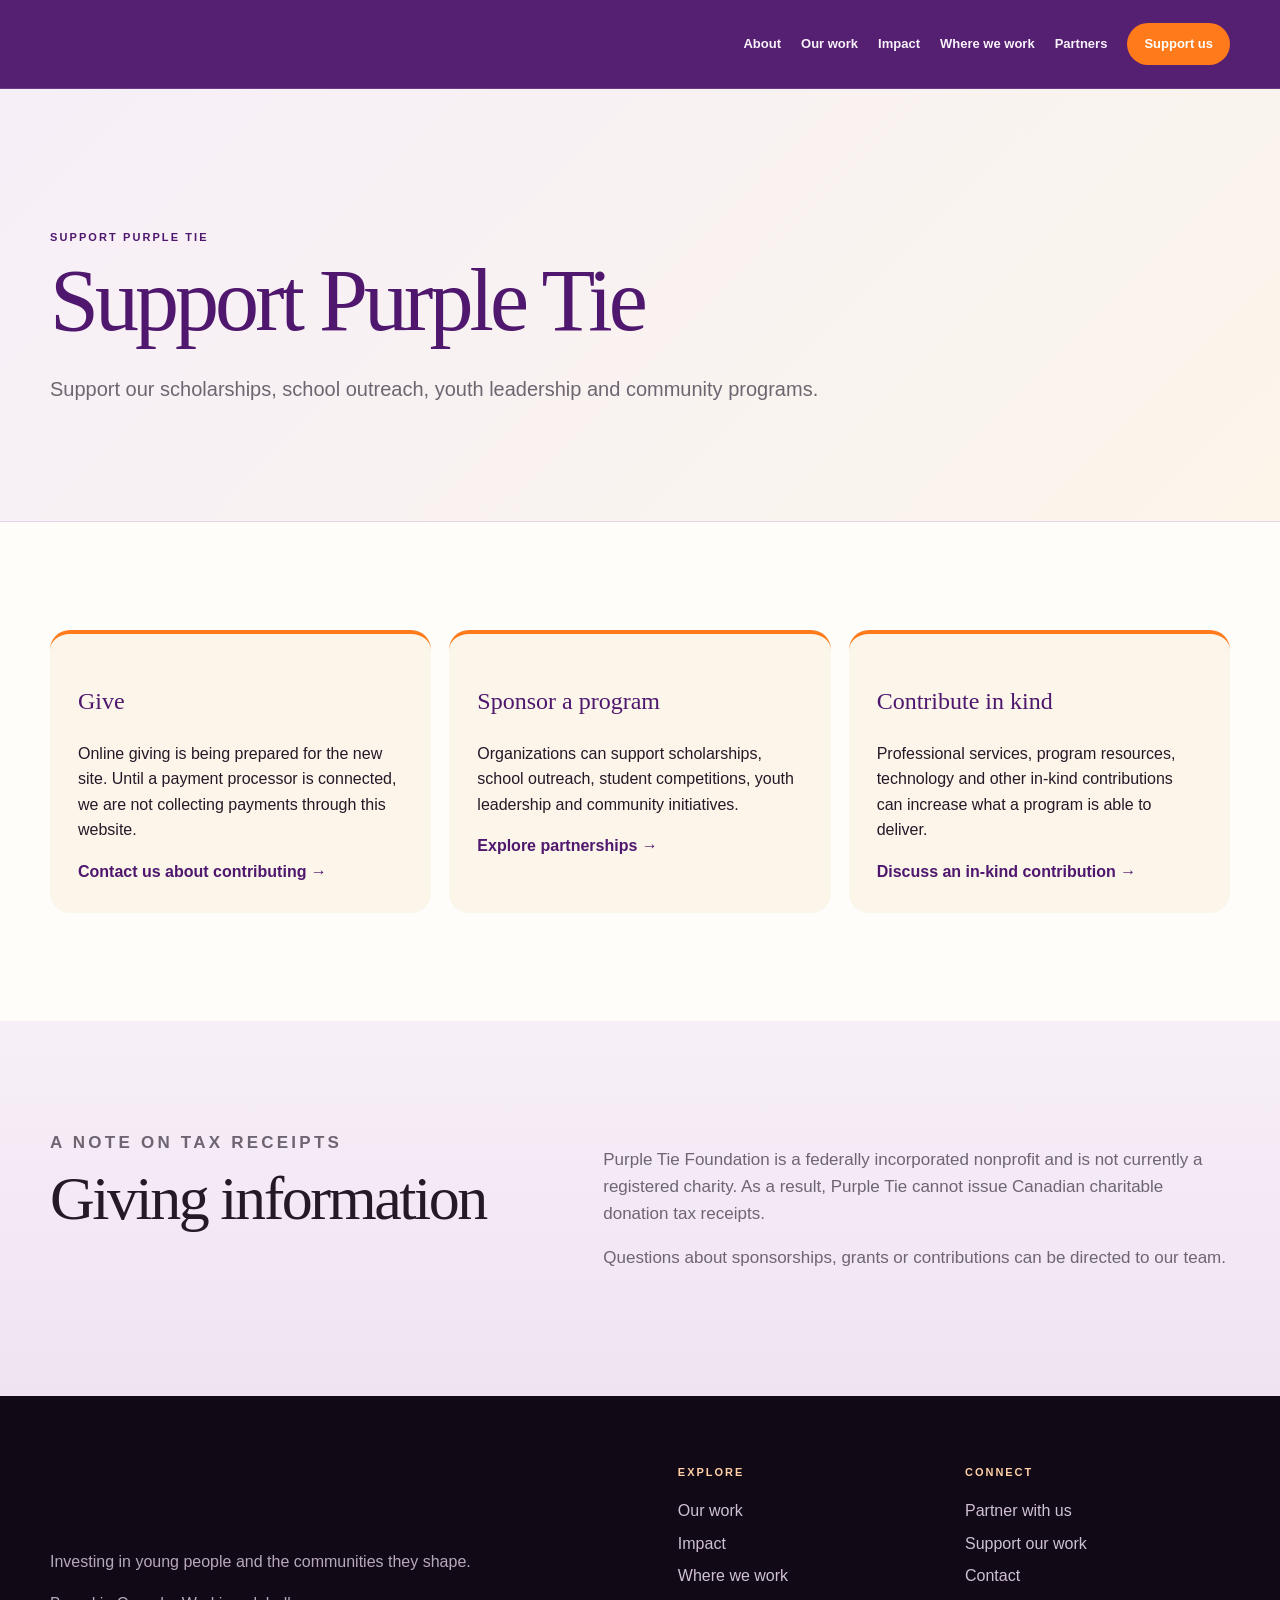
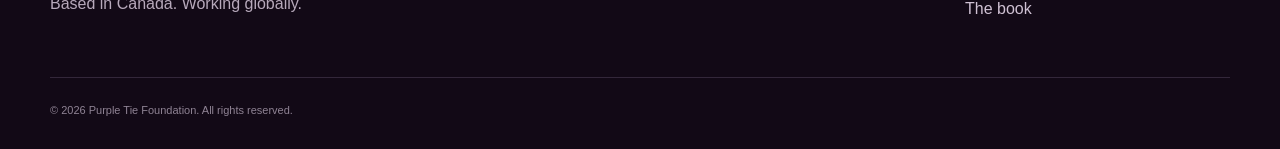
<file: support.html>
<!doctype html><html lang="en"><head>
<meta charset="utf-8"><meta name="viewport" content="width=device-width,initial-scale=1">
<title>Support Us | Purple Tie Foundation</title>
<meta name="description" content="Support Purple Tie Foundation through giving, sponsorship, partnership or in-kind contribution.">
<link rel="stylesheet" href="styles.css">
</head><body><header class="site-header">
  <div class="shell nav-shell">
    <a class="wordmark" href="index.html" aria-label="Purple Tie Foundation home">
      <span>Purple Tie Foundation</span>
    </a>
    <button class="menu-toggle" aria-expanded="false" aria-controls="site-nav">Menu</button>
    <nav id="site-nav" class="site-nav" aria-label="Primary navigation">
      <a href="about.html">About</a>
      <a href="programs.html">Our work</a>
      <a href="impact.html">Impact</a>
      <a href="where-we-work.html">Where we work</a>
      
      <a href="partners.html">Partners</a>
      <a class="nav-button" href="support.html">Support us</a>
    </nav>
  </div>
</header><main>
<section class="page-hero"><div class="shell"><p class="kicker purple">Support Purple Tie</p><h1>Support Purple Tie</h1><p class="page-lede">Support our scholarships, school outreach, youth leadership and community programs.</p></div></section>
<section class="section"><div class="shell support-grid"><article><h2>Give</h2><p>Online giving is being prepared for the new site. Until a payment processor is connected, we are not collecting payments through this website.</p><a class="text-link" href="contact.html">Contact us about contributing →</a></article><article><h2>Sponsor a program</h2><p>Organizations can support scholarships, school outreach, student competitions, youth leadership and community initiatives.</p><a class="text-link" href="partners.html">Explore partnerships →</a></article><article><h2>Contribute in kind</h2><p>Professional services, program resources, technology and other in-kind contributions can increase what a program is able to deliver.</p><a class="text-link" href="contact.html">Discuss an in-kind contribution →</a></article></div></section>
<section class="section soft-section"><div class="shell two-col"><div><p class="kicker purple">A note on tax receipts</p><h2>Giving information</h2></div><div><p>Purple Tie Foundation is a federally incorporated nonprofit and is not currently a registered charity. As a result, Purple Tie cannot issue Canadian charitable donation tax receipts.</p><p>Questions about sponsorships, grants or contributions can be directed to our team.</p></div></div></section>
</main><footer class="site-footer">
  <div class="shell footer-grid">
    <div>
      <a class="footer-logo" href="index.html" aria-label="Purple Tie Foundation home"><span>Purple Tie Foundation</span></a>
      <p>Investing in young people and the communities they shape.</p>
      <p class="muted-light">Based in Canada. Working globally.</p>
    </div>
    <div>
      <h2>Explore</h2>
      <a href="programs.html">Our work</a><a href="impact.html">Impact</a><a href="where-we-work.html">Where we work</a>
    </div>
    <div>
      <h2>Connect</h2>
      <a href="partners.html">Partner with us</a><a href="support.html">Support our work</a><a href="contact.html">Contact</a><a href="book.html">The book</a>
    </div>
  </div>
  <div class="shell footer-bottom">© 2026 Purple Tie Foundation. All rights reserved.</div>
</footer><script src="script.js"></script></body></html>
</file>
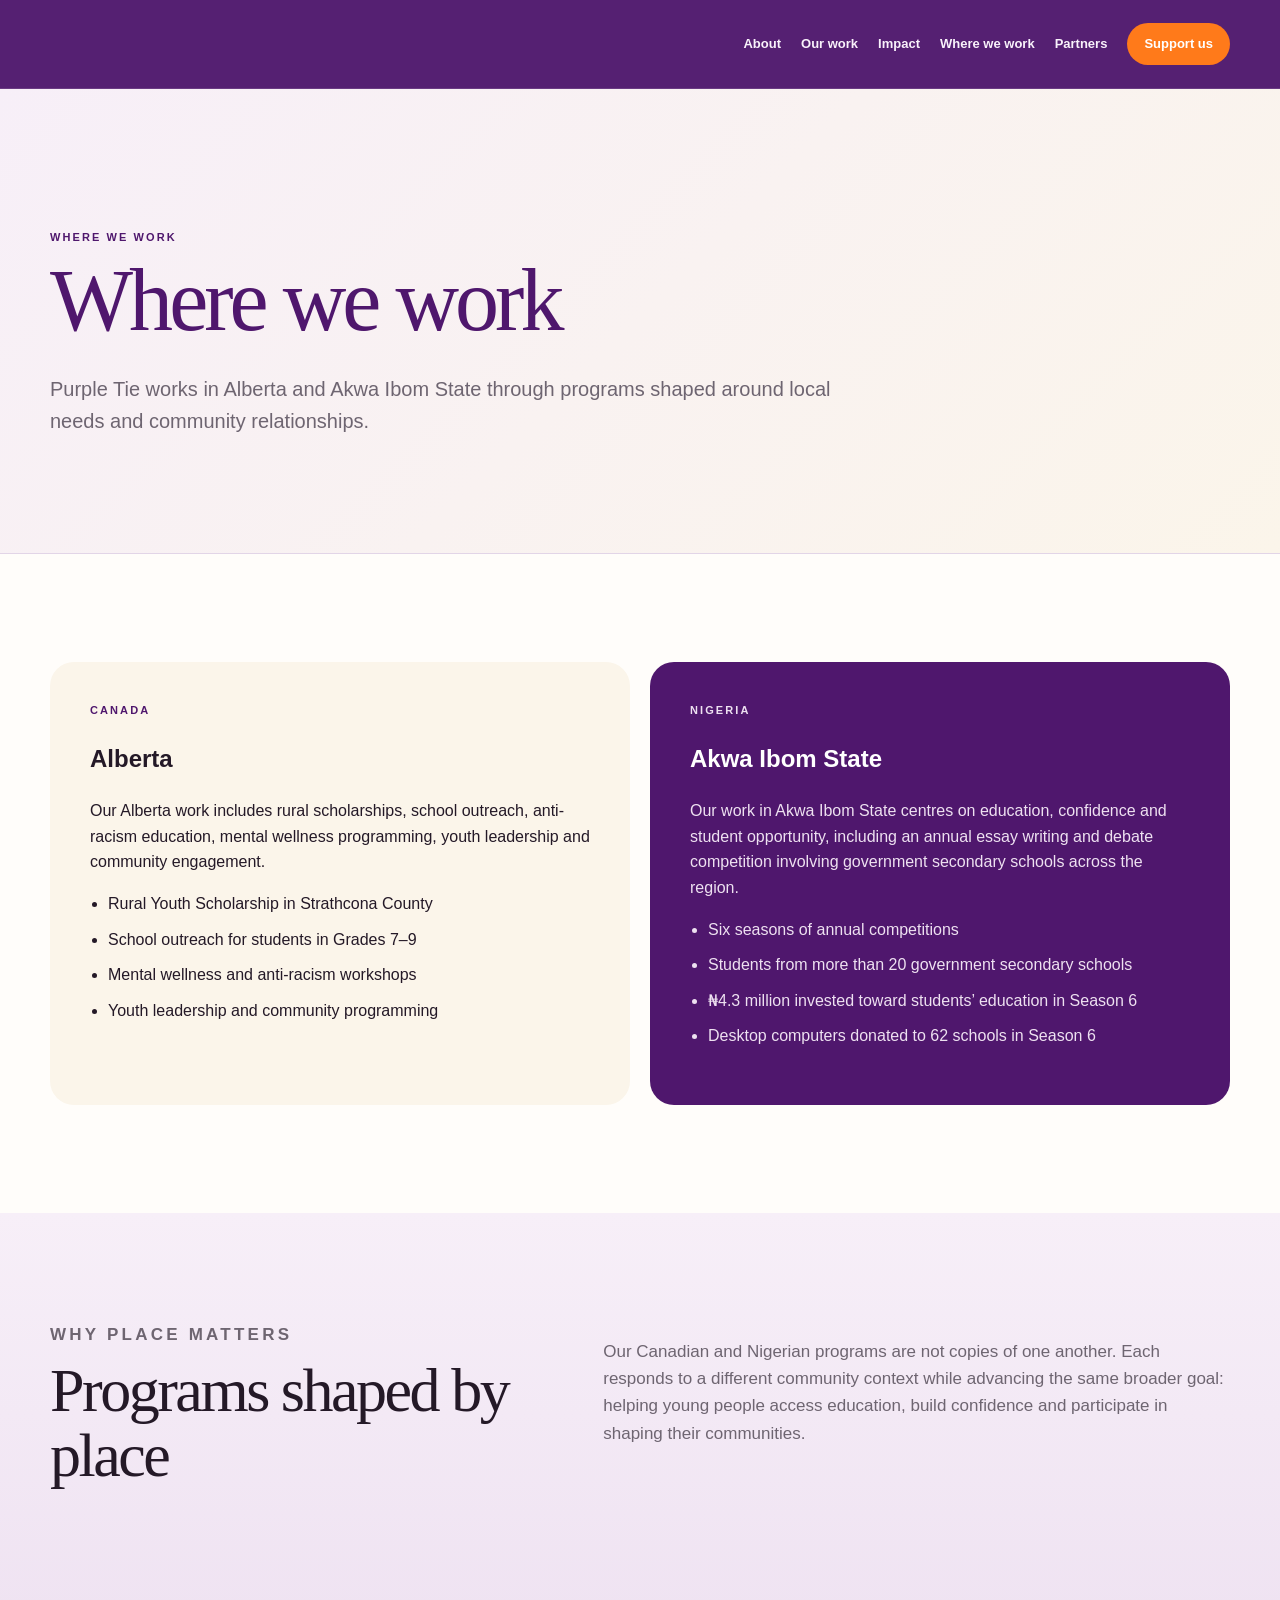
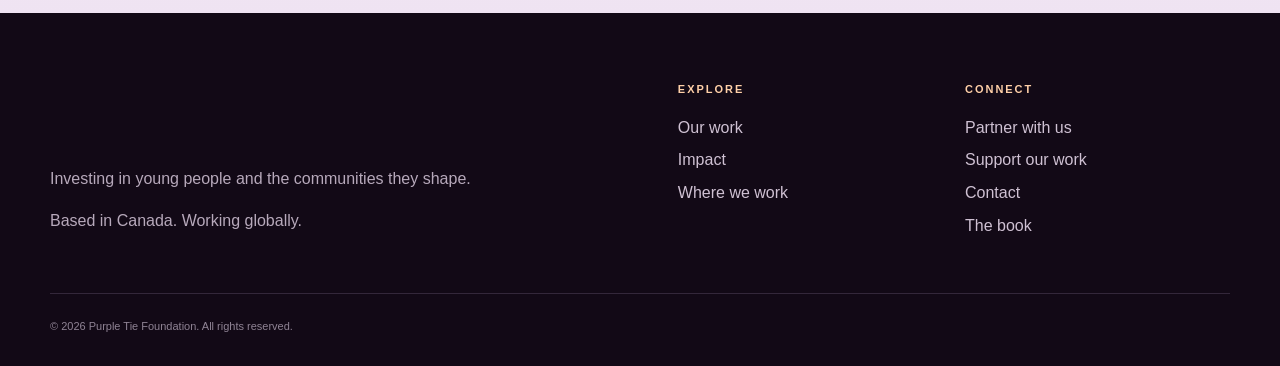
<file: where-we-work.html>
<!doctype html><html lang="en"><head>
<meta charset="utf-8"><meta name="viewport" content="width=device-width,initial-scale=1">
<title>Where We Work | Purple Tie Foundation</title>
<meta name="description" content="Purple Tie Foundation works in Alberta, Canada and Akwa Ibom State, Nigeria.">
<link rel="stylesheet" href="styles.css">
</head><body><header class="site-header">
  <div class="shell nav-shell">
    <a class="wordmark" href="index.html" aria-label="Purple Tie Foundation home">
      <span>Purple Tie Foundation</span>
    </a>
    <button class="menu-toggle" aria-expanded="false" aria-controls="site-nav">Menu</button>
    <nav id="site-nav" class="site-nav" aria-label="Primary navigation">
      <a href="about.html">About</a>
      <a href="programs.html">Our work</a>
      <a href="impact.html">Impact</a>
      <a href="where-we-work.html">Where we work</a>
      
      <a href="partners.html">Partners</a>
      <a class="nav-button" href="support.html">Support us</a>
    </nav>
  </div>
</header><main>
<section class="page-hero"><div class="shell"><p class="kicker purple">Where we work</p><h1>Where we work</h1><p class="page-lede">Purple Tie works in Alberta and Akwa Ibom State through programs shaped around local needs and community relationships.</p></div></section>
<section class="section"><div class="shell geography-grid"><article><p class="kicker purple">Canada</p><h2>Alberta</h2><p>Our Alberta work includes rural scholarships, school outreach, anti-racism education, mental wellness programming, youth leadership and community engagement.</p><ul class="clean-list"><li>Rural Youth Scholarship in Strathcona County</li><li>School outreach for students in Grades 7–9</li><li>Mental wellness and anti-racism workshops</li><li>Youth leadership and community programming</li></ul></article><article class="geo-dark"><p class="kicker lilac">Nigeria</p><h2>Akwa Ibom State</h2><p>Our work in Akwa Ibom State centres on education, confidence and student opportunity, including an annual essay writing and debate competition involving government secondary schools across the region.</p><ul class="clean-list"><li>Six seasons of annual competitions</li><li>Students from more than 20 government secondary schools</li><li>₦4.3 million invested toward students’ education in Season 6</li><li>Desktop computers donated to 62 schools in Season 6</li></ul></article></div></section>
<section class="section soft-section"><div class="shell two-col"><div><p class="kicker purple">Why place matters</p><h2>Programs shaped by place</h2></div><div><p>Our Canadian and Nigerian programs are not copies of one another. Each responds to a different community context while advancing the same broader goal: helping young people access education, build confidence and participate in shaping their communities.</p></div></div></section>
</main><footer class="site-footer">
  <div class="shell footer-grid">
    <div>
      <a class="footer-logo" href="index.html" aria-label="Purple Tie Foundation home"><span>Purple Tie Foundation</span></a>
      <p>Investing in young people and the communities they shape.</p>
      <p class="muted-light">Based in Canada. Working globally.</p>
    </div>
    <div>
      <h2>Explore</h2>
      <a href="programs.html">Our work</a><a href="impact.html">Impact</a><a href="where-we-work.html">Where we work</a>
    </div>
    <div>
      <h2>Connect</h2>
      <a href="partners.html">Partner with us</a><a href="support.html">Support our work</a><a href="contact.html">Contact</a><a href="book.html">The book</a>
    </div>
  </div>
  <div class="shell footer-bottom">© 2026 Purple Tie Foundation. All rights reserved.</div>
</footer><script src="script.js"></script></body></html>
</file>
<file: styles.css>
:root{--purple:#4f176d;--purple2:#6d2c91;--purple3:#8f55ad;--cream:#fbf5ea;--paper:#fffdfa;--orange:#ff7a1a;--ink:#241927;--muted:#6e6571;--soft:#f3ebf5;--line:#e2d5e7;--dark:#1c1022;--max:1180px}
*{box-sizing:border-box}html{scroll-behavior:smooth}body{margin:0;font-family:Inter,ui-sans-serif,-apple-system,BlinkMacSystemFont,"Segoe UI",sans-serif;background:var(--paper);color:var(--ink);line-height:1.6}img{max-width:100%;display:block}a{color:inherit}.shell{width:min(var(--max),calc(100% - 48px));margin:auto}
.site-header{position:sticky;top:0;z-index:50;background:rgba(79,23,109,.96);backdrop-filter:blur(14px);border-bottom:1px solid rgba(255,255,255,.12)}.nav-shell{min-height:88px;display:flex;align-items:center;justify-content:space-between;gap:28px}.wordmark,.footer-logo{display:block;width:220px;height:62px;background-image:url("[data-uri]");background-size:contain;background-position:left center;background-repeat:no-repeat;text-decoration:none}.wordmark span,.footer-logo span{position:absolute;left:-9999px}.site-nav{display:flex;align-items:center;gap:20px}.site-nav a{text-decoration:none;color:#f9f2fb;font-size:13px;font-weight:750}.site-nav a:hover{color:#ffd6b3}.nav-button{padding:11px 17px;border-radius:999px;background:var(--orange);color:#fff!important}.menu-toggle{display:none;border:1px solid rgba(255,255,255,.28);background:transparent;color:#fff;padding:9px 13px;border-radius:999px;font-weight:700}
.hero{min-height:760px;position:relative;display:flex;align-items:flex-end;overflow:hidden;background:var(--purple)}.hero-image{position:absolute;inset:0;width:100%;height:100%;object-fit:cover}.hero-overlay{position:absolute;inset:0;background:linear-gradient(90deg,rgba(36,8,51,.88),rgba(79,23,109,.69) 52%,rgba(79,23,109,.15)),linear-gradient(0deg,rgba(25,10,31,.48),transparent 52%)}.hero-orb{position:absolute;border-radius:50%;background:rgba(255,255,255,.07);filter:blur(.2px)}.orb-one{width:420px;height:420px;right:-90px;top:70px}.orb-two{width:240px;height:240px;right:260px;bottom:-90px}.hero-content{position:relative;color:#fff;padding:140px 0 100px;z-index:2}.hero h1,.page-hero h1{font-family:Georgia,"Times New Roman",serif;font-weight:500;letter-spacing:-.045em;line-height:1.01}.hero h1{font-size:clamp(54px,7.7vw,92px);max-width:980px;margin:0 0 24px}.hero-lede{font-size:22px;max-width:700px;color:#f2e7f4}.kicker{font-size:11px;text-transform:uppercase;letter-spacing:.19em;font-weight:900;margin:0 0 10px}.light{color:#fff}.purple{color:var(--purple)}.lilac{color:#e1c6ec}.accent-line{width:72px;height:5px;background:var(--orange);border-radius:99px;margin:14px 0 24px}.purple-line{background:var(--purple)}.button-row{display:flex;gap:12px;flex-wrap:wrap;margin-top:30px}.button{display:inline-flex;align-items:center;justify-content:center;text-decoration:none;border-radius:999px;padding:14px 20px;font-size:14px;font-weight:850}.button-light{background:#fff;color:var(--purple)}.button-outline{border:1px solid rgba(255,255,255,.55);color:#fff;background:rgba(255,255,255,.06)}.button-purple{background:var(--purple);color:#fff}.button-dark-outline{border:1px solid var(--line);color:var(--ink)}
.proof-band{background:var(--orange);color:#fff;padding:28px 0}.proof-grid{display:grid;grid-template-columns:repeat(4,1fr);gap:22px}.proof-grid div{display:grid}.proof-grid strong{font-size:34px;letter-spacing:-.03em}.proof-grid span{font-size:12px;font-weight:750}
.section{padding:108px 0}.cream-section{background:var(--cream)}.soft-section{background:linear-gradient(180deg,#f7eff8 0%,#efe3f2 100%)}.where-section{background:#fff}.story-section{background:var(--paper)}.accountability-section{background:var(--dark);color:#fff}.section-heading{max-width:850px;margin-bottom:48px}.section-heading h2,.featured-initiative h2,.story-grid h2,.accountability h2,.cta-inner h2,.two-col h2,.program-detail h2,.contact-card h2{font-family:Georgia,"Times New Roman",serif;font-size:clamp(38px,5vw,62px);font-weight:500;letter-spacing:-.04em;line-height:1.04;margin:0 0 18px}.split-heading{max-width:none;display:grid;grid-template-columns:1.15fr .85fr;gap:80px;align-items:end}.split-heading>p{font-size:18px;color:var(--muted);margin:0}
.editorial-grid{display:grid;grid-template-columns:1.15fr .85fr;grid-template-rows:auto auto;gap:22px}.editorial-card{background:#fff;border-radius:26px;overflow:hidden;box-shadow:0 16px 50px rgba(79,23,109,.08)}.editorial-card>div{padding:34px}.editorial-card span,.approach-grid span{font-size:11px;font-weight:900;letter-spacing:.16em;color:var(--orange)}.editorial-card h3,.approach-grid h3,.location-panel h3{font-family:Georgia,"Times New Roman",serif;font-weight:500;font-size:30px;line-height:1.08;margin:20px 0 14px}.editorial-card p{color:var(--muted)}.editorial-card a{font-weight:800;color:var(--purple);text-decoration:none}.image-card{grid-row:1/3}.image-card img{width:100%;height:360px;object-fit:cover}.orange-card{background:var(--purple);color:#fff}.orange-card p{color:#eadff0}.orange-card a{color:#ffd2aa}
.purple-wave{position:relative;overflow:hidden;background:linear-gradient(135deg,#381046 0%,#5a1c75 55%,#7f3ca0 100%);color:#fff}.purple-wave:before{content:"";position:absolute;width:720px;height:720px;border-radius:50%;background:rgba(255,255,255,.06);right:-260px;top:-280px}.featured-initiative{display:grid;grid-template-columns:1.25fr .75fr;gap:70px;position:relative;z-index:2}.featured-initiative>div:first-child>p:not(.kicker){font-size:19px;color:#f0e5f3;max-width:760px}.framework{display:flex;gap:10px;flex-wrap:wrap;margin-top:34px}.framework span{padding:11px 15px;border-radius:999px;background:#fff;color:var(--purple);font-size:12px;font-weight:900;letter-spacing:.08em}.initiative-card{background:var(--cream);color:var(--ink);padding:38px;border-radius:28px;align-self:center;box-shadow:0 22px 60px rgba(0,0,0,.14)}.initiative-card .micro{text-transform:uppercase;letter-spacing:.16em;font-size:11px;color:var(--purple);font-weight:900}.initiative-card strong{display:block;font-size:88px;line-height:1;color:var(--purple);font-family:Georgia,serif}.initiative-card a{font-weight:850;color:var(--purple);text-decoration:none}
.location-panels{display:grid;grid-template-columns:1fr 1fr;gap:22px}.location-panel{min-height:420px;border-radius:30px;overflow:hidden;position:relative;display:flex;align-items:end;background-size:cover;background-position:center}.location-panel:before{content:"";position:absolute;inset:0;background:linear-gradient(0deg,rgba(25,10,31,.85),rgba(79,23,109,.16))}.location-panel>div{position:relative;padding:38px;color:#fff}.location-panel span{font-size:11px;text-transform:uppercase;letter-spacing:.17em;color:#ffd2aa;font-weight:900}.location-panel h3{font-size:48px;margin:10px 0}.location-panel p{max-width:500px}.canada{background-image:linear-gradient(135deg,#6d2c91,#4f176d)}.nigeria{background-image:url("https://images.squarespace-cdn.com/content/v1/6232d7e2952a2a7e6d6e3859/1747883293869-VFDRYQ2UCOYROM2A7HN0/unsplash-image-O5EMzfdxedg.jpg")}.center-link{text-align:center;margin-top:26px}.center-link a,.text-link,.inline-links a{font-weight:850;color:var(--purple);text-decoration:none}
.story-grid{display:grid;grid-template-columns:1fr 1fr;gap:70px;align-items:center}.story-photo-wrap{position:relative}.story-photo-wrap>img{width:100%;aspect-ratio:4/3;object-fit:cover;border-radius:30px}.story-stat{position:absolute;right:-28px;bottom:-28px;width:260px;background:var(--orange);color:#fff;padding:24px;border-radius:20px;box-shadow:0 16px 40px rgba(0,0,0,.16)}.story-stat strong{display:block;font-size:40px}.story-stat span{font-size:13px}.story-grid p{font-size:17px;color:var(--muted)}
.approach-grid{display:grid;grid-template-columns:repeat(4,1fr);gap:18px}.approach-grid article{background:#fff;padding:30px;border-radius:22px;border-top:5px solid var(--purple);box-shadow:0 14px 35px rgba(79,23,109,.06)}.approach-grid h3{font-size:24px}.approach-grid p{color:var(--muted)}
.accountability{display:grid;grid-template-columns:.85fr 1.15fr;gap:80px;align-items:start}.accountability>div:last-child p{font-size:18px;color:#d8ccd9}.inline-links{display:flex;gap:24px;flex-wrap:wrap;margin-top:24px}.inline-links a{color:#ffd1a8}
.cta-section{background:var(--purple);color:#fff;padding:78px 0;position:relative;overflow:hidden}.cta-section:after{content:"";position:absolute;width:340px;height:340px;border-radius:50%;background:rgba(255,255,255,.07);right:-100px;bottom:-130px}.cta-inner{position:relative;z-index:2;display:flex;justify-content:space-between;gap:40px;align-items:end}.cta-inner h2{max-width:760px;margin-bottom:0}
.page-hero{padding:140px 0 96px;background:linear-gradient(135deg,#f7eff8 0%,#fbf5ea 100%);border-bottom:1px solid var(--line)}.page-hero h1{font-size:clamp(54px,7.5vw,88px);max-width:1060px;margin:0 0 28px;color:var(--purple)}.page-lede{font-size:20px;max-width:800px;color:var(--muted)}.two-col{display:grid;grid-template-columns:.85fr 1.15fr;gap:90px}.two-col p{font-size:17px;color:var(--muted)}.timeline-story{border-top:1px solid var(--line)}.timeline-story article{display:grid;grid-template-columns:150px 1fr;gap:50px;padding:26px 0;border-bottom:1px solid var(--line)}.timeline-story span{font-size:24px;font-weight:900;color:var(--purple)}
.people-grid,.fact-grid,.partner-grid,.support-grid,.contact-topics{display:grid;grid-template-columns:repeat(3,1fr);gap:18px}.people-grid{grid-template-columns:repeat(5,1fr)}.people-grid article,.fact-grid article,.partner-grid article,.support-grid article,.contact-topics article{background:var(--cream);padding:28px;border-radius:20px;border-top:4px solid var(--orange)}.people-grid h3,.partner-grid h3,.support-grid h2,.contact-topics h3,.fact-grid h3{font-family:Georgia,"Times New Roman",serif;font-weight:500;color:var(--purple)}.program-detail{display:grid;grid-template-columns:100px 1fr;gap:46px}.program-number{font-size:48px;font-weight:300;color:var(--orange)}.detail-grid{display:grid;grid-template-columns:1fr 1fr;gap:28px;margin-top:42px}.detail-grid article{padding:24px;background:var(--cream);border-radius:20px}.detail-grid h3{font-family:Georgia,"Times New Roman",serif;font-size:27px;font-weight:500;color:var(--purple);margin-top:0}.history-grid{display:grid;grid-template-columns:repeat(3,1fr);gap:16px}.history-grid article{background:var(--cream);padding:24px;border-radius:18px;border-top:4px solid var(--orange)}.history-grid span{color:var(--purple);font-weight:900}.quote-grid{display:grid;grid-template-columns:1fr 1fr;gap:24px}.quote-grid blockquote{margin:0;background:var(--purple);color:#fff;padding:34px;border-radius:24px;font-family:Georgia,serif;font-size:23px}.quote-grid cite{display:block;margin-top:18px;font-family:Inter,sans-serif;font-size:12px;font-style:normal;color:#e5d5ea}
.geography-grid{display:grid;grid-template-columns:1fr 1fr;gap:20px}.geography-grid article{padding:40px;background:var(--cream);border-radius:24px}.geo-dark{background:var(--purple)!important;color:#fff}.geo-dark p,.geo-dark li{color:#eee1f1}.clean-list{padding-left:18px}.clean-list li{margin:10px 0}.people-list p,.priority-list p{display:grid;grid-template-columns:180px 1fr;gap:30px;border-bottom:1px solid var(--line);padding:16px 0;margin:0!important}.report-placeholder{border:1px dashed #bcaec2;padding:30px;border-radius:18px;display:grid;gap:8px;max-width:700px}.contact-card{display:flex;align-items:end;justify-content:space-between;gap:40px;padding:42px;background:var(--cream);border-left:6px solid var(--orange);border-radius:22px}.book-cover-placeholder{aspect-ratio:3/4;max-width:390px;background:linear-gradient(145deg,#6a218e,#28122f);color:#fff;display:grid;place-items:center;text-align:center;padding:40px;font-family:Georgia,serif;font-size:38px;box-shadow:0 25px 70px rgba(31,13,39,.2)}
.site-footer{background:#120916;color:#fff;padding:68px 0 30px}.footer-grid{display:grid;grid-template-columns:1.5fr .6fr .7fr;gap:60px}.footer-grid h2{font-size:11px;text-transform:uppercase;letter-spacing:.18em;margin:0 0 16px;color:#ffd0a8}.footer-grid a{display:block;text-decoration:none;color:#cfc1d3;margin:7px 0}.footer-grid p{color:#b7a9bb}.footer-logo{margin-bottom:16px}.footer-bottom{border-top:1px solid #33273a;margin-top:44px;padding-top:24px;font-size:11px;color:#8f8394}
@media(max-width:950px){.menu-toggle{display:block}.site-nav{display:none;position:absolute;top:88px;left:0;right:0;background:var(--purple);padding:20px 24px;flex-direction:column;align-items:stretch;border-bottom:1px solid rgba(255,255,255,.12)}.site-nav.open{display:flex}.hero{min-height:670px}.proof-grid{grid-template-columns:1fr 1fr}.split-heading,.featured-initiative,.story-grid,.accountability,.two-col,.geography-grid{grid-template-columns:1fr;gap:44px}.editorial-grid{grid-template-columns:1fr}.image-card{grid-row:auto}.location-panels{grid-template-columns:1fr}.approach-grid{grid-template-columns:1fr 1fr}.people-grid{grid-template-columns:repeat(2,1fr)}.history-grid{grid-template-columns:1fr 1fr}.footer-grid{grid-template-columns:1fr 1fr}.footer-grid>div:first-child{grid-column:1/-1}.story-stat{right:20px}}
@media(max-width:640px){.shell{width:min(var(--max),calc(100% - 30px))}.wordmark{width:180px;height:54px}.hero{min-height:620px}.hero-content{padding:90px 0 60px}.hero-overlay{background:linear-gradient(0deg,rgba(40,10,52,.88),rgba(79,23,109,.35))}.section{padding:76px 0}.proof-grid{grid-template-columns:1fr 1fr}.approach-grid,.detail-grid,.quote-grid,.history-grid,.people-grid,.fact-grid,.partner-grid,.support-grid,.contact-topics{grid-template-columns:1fr}.program-detail{grid-template-columns:1fr}.story-stat{position:static;width:auto;margin-top:14px}.contact-card,.cta-inner{display:block}.footer-grid{grid-template-columns:1fr}.footer-grid>div:first-child{grid-column:auto}}

/* Team */
.team-photos article{padding:0 0 22px;overflow:hidden}
.team-photos img{width:100%;aspect-ratio:4/5;object-fit:cover;margin-bottom:20px}
.team-photos h3,.team-photos p{padding-left:20px;padding-right:20px}
</file>
